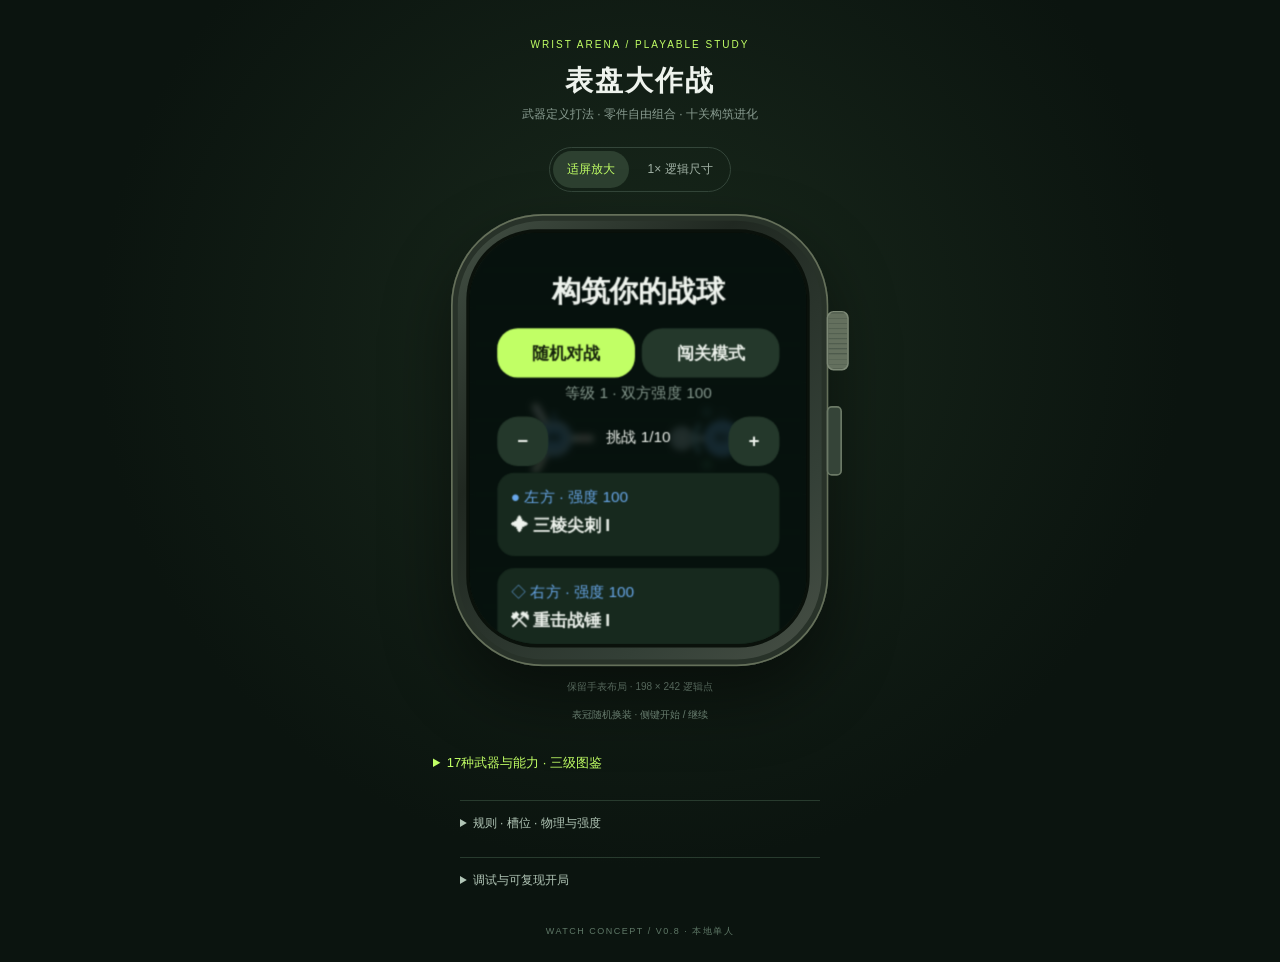
<file: Sources/WristArenaFeature/Resources/index.html>
<!doctype html><html lang="zh-CN"><head><meta charset="UTF-8"><meta name="viewport" content="width=device-width,initial-scale=1,viewport-fit=cover"><meta name="theme-color" content="#0b140f"><title>表盘大作战 · Watch 可玩原型</title><link rel="stylesheet" href="style.css"></head><body><main><header class="page-head"><span class="eyebrow">WRIST ARENA / PLAYABLE STUDY</span><h1>表盘大作战</h1><p>武器定义打法 · 零件自由组合 · 十关构筑进化</p></header><div class="scale-tabs" role="group" aria-label="显示比例"><button id="fit" class="active">适屏放大</button><button id="one">1× 逻辑尺寸</button></div><div id="watch-stage"><div id="watch"><button class="crown" id="crown" aria-label="模拟表冠：备战时滚轮或上下拖动随机双方" title="备战时滚轮 / 上下拖动"></button><button class="side" id="side-key" aria-label="模拟侧键：开始或暂停" title="开始 / 暂停"></button><div id="screen"><div id="view"></div></div></div></div><p class="scale-note" id="scale-note">保留手表布局 · 198 × 242 逻辑点</p><p class="scale-note" id="control-status"></p><p id="storage-note" class="scale-note" role="status"></p><details class="module-library"><summary>17种武器与能力 · 三级图鉴</summary><div id="module-library"></div></details><details class="outside"><summary>规则 · 槽位 · 物理与强度</summary><p>随机对战：选择挑战1–10级，双方按相同预算随机组装，强度100起，每级+18。闯关模式：10关，对手强度同样每关+18；胜利拆取一件对手零件，在工坊安装、替换或合成升级。替换件回仓库，装备与技能可卸下。进入下一关时恢复生命。</p><p>没有固定职业。1武器槽、2装备槽、3技能槽；每个零件I–III级。同类占一个槽，重复零件可升级。防御罩、无敌、冲刺、瞬移、缩小、巨大化、再生自动周期触发；淬毒、吸血、反伤命中生效。等级越高，武器越长、投射物越多、护盾越宽、技能环层数越多。</p><p>物理：质量影响加速度、反弹冲量和转动惯量；伤害由接触点相对速度与有效质量的动能计算。重球难推动，轻球加速快；冲刺增强撞击，巨大化改变半径与质量。实体弧盾和武器共用绘制、碰撞胶囊线段；投射物做扫掠检测。碰撞为亚像素几何近似，并非逐像素透明蒙版或现实精确仿真。</p><p>综合强度 = 基础40 + 武器/装备/技能等级分 + 核心储能 + 已定义组合加成。剩余预算转为核心生命。线性的是强度预算，实际胜率仍受相克、碰撞与随机暴击影响。每场45秒，超时比较生命比例；18%暴击、1.75倍伤害；胜负后保留2.2秒终结演出。</p><p>备战转动右侧表冠可随机换装；侧键开始/暂停；战斗左滑设置、右滑查看构筑。存档在本浏览器。网页按键模拟不代表原生watchOS系统按键权限，实体触觉取决于设备支持。</p></details><details class="outside"><summary>调试与可复现开局</summary><label>随机种子 <input id="seed" type="number" value="42" inputmode="numeric"></label><button id="seed-start">按种子备战</button><label><input type="checkbox" id="debug"> 显示碰撞与计时数据</label><pre id="diagnostic"></pre></details><footer>WATCH CONCEPT / V0.8 · 本地单人</footer></main><script type="module" src="app.js"></script></body></html>
</file>
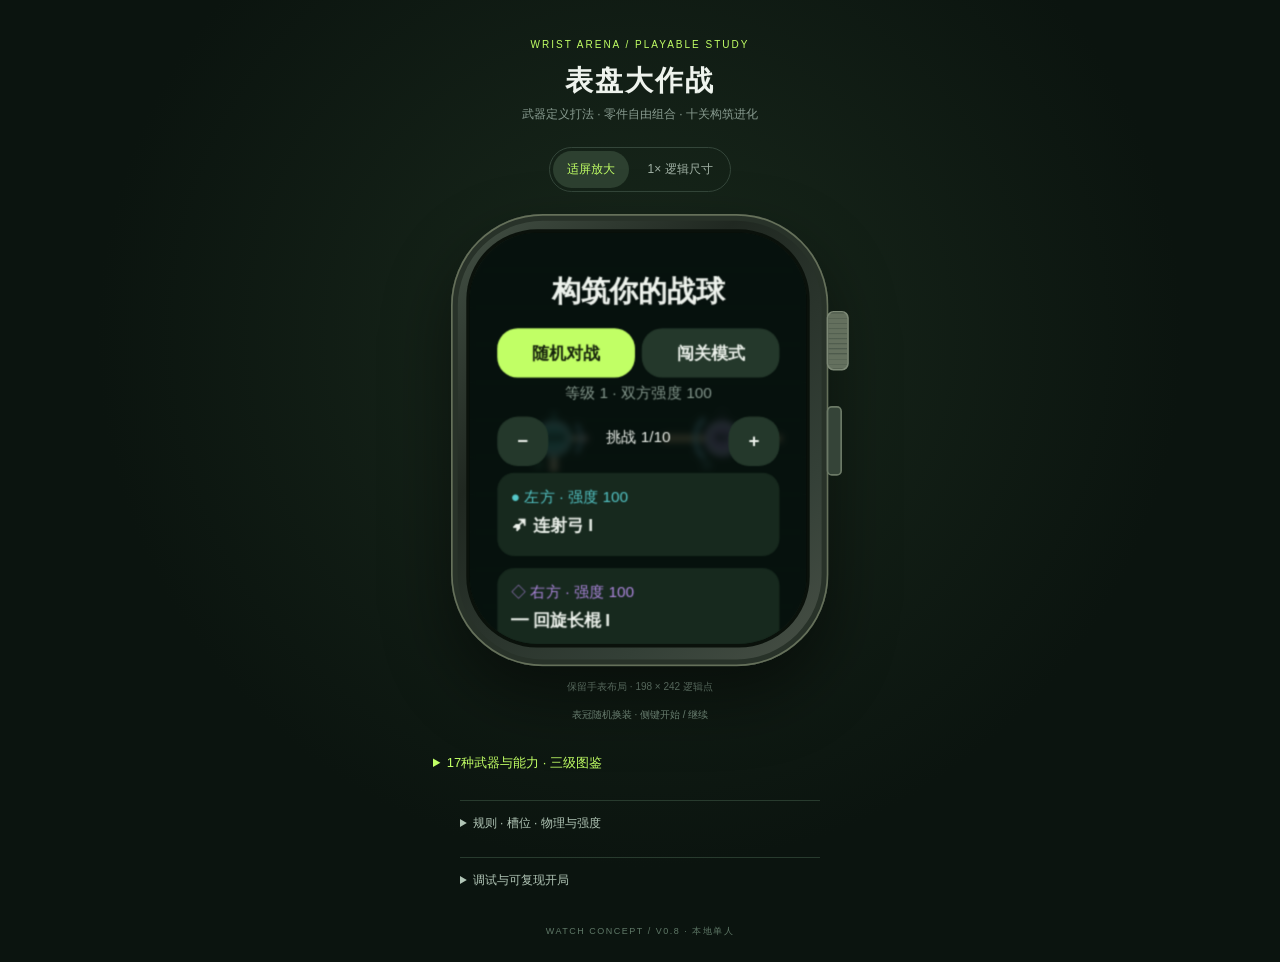
<file: Sources/WristArenaFeature/Resources/Web/native.html>
<!doctype html><html lang="zh-CN"><head><meta charset="UTF-8"><meta name="viewport" content="width=device-width,initial-scale=1,viewport-fit=cover"><meta name="theme-color" content="#0b140f"><title>表盘大作战 · Watch 可玩原型</title><link rel="stylesheet" href="style.css"></head><body><main><header class="page-head"><span class="eyebrow">WRIST ARENA / PLAYABLE STUDY</span><h1>表盘大作战</h1><p>武器定义打法 · 零件自由组合 · 十关构筑进化</p></header><div class="scale-tabs" role="group" aria-label="显示比例"><button id="fit" class="active">适屏放大</button><button id="one">1× 逻辑尺寸</button></div><div id="watch-stage"><div id="watch"><button class="crown" id="crown" aria-label="模拟表冠：备战时滚轮或上下拖动随机双方" title="备战时滚轮 / 上下拖动"></button><button class="side" id="side-key" aria-label="模拟侧键：开始或暂停" title="开始 / 暂停"></button><div id="screen"><div id="view"></div></div></div></div><p class="scale-note" id="scale-note">保留手表布局 · 198 × 242 逻辑点</p><p class="scale-note" id="control-status"></p><p id="storage-note" class="scale-note" role="status"></p><details class="module-library"><summary>17种武器与能力 · 三级图鉴</summary><div id="module-library"></div></details><details class="outside"><summary>规则 · 槽位 · 物理与强度</summary><p>随机对战：选择挑战1–10级，双方按相同预算随机组装，强度100起，每级+18。闯关模式：10关，对手强度同样每关+18；胜利拆取一件对手零件，在工坊安装、替换或合成升级。替换件回仓库，装备与技能可卸下。进入下一关时恢复生命。</p><p>没有固定职业。1武器槽、2装备槽、3技能槽；每个零件I–III级。同类占一个槽，重复零件可升级。防御罩、无敌、冲刺、瞬移、缩小、巨大化、再生自动周期触发；淬毒、吸血、反伤命中生效。等级越高，武器越长、投射物越多、护盾越宽、技能环层数越多。</p><p>物理：质量影响加速度、反弹冲量和转动惯量；伤害由接触点相对速度与有效质量的动能计算。重球难推动，轻球加速快；冲刺增强撞击，巨大化改变半径与质量。实体弧盾和武器共用绘制、碰撞胶囊线段；投射物做扫掠检测。碰撞为亚像素几何近似，并非逐像素透明蒙版或现实精确仿真。</p><p>综合强度 = 基础40 + 武器/装备/技能等级分 + 核心储能 + 已定义组合加成。剩余预算转为核心生命。线性的是强度预算，实际胜率仍受相克、碰撞与随机暴击影响。每场45秒，超时比较生命比例；18%暴击、1.75倍伤害；胜负后保留2.2秒终结演出。</p><p>备战转动右侧表冠可随机换装；侧键开始/暂停；战斗左滑设置、右滑查看构筑。存档在本浏览器。网页按键模拟不代表原生watchOS系统按键权限，实体触觉取决于设备支持。</p></details><details class="outside"><summary>调试与可复现开局</summary><label>随机种子 <input id="seed" type="number" value="42" inputmode="numeric"></label><button id="seed-start">按种子备战</button><label><input type="checkbox" id="debug"> 显示碰撞与计时数据</label><pre id="diagnostic"></pre></details><footer>WATCH CONCEPT / V0.8 · 本地单人</footer></main><script>(()=>{const modules={};
modules['builds.js']=(()=>{
// Serializable loadouts, three-level modules and an explicit linear power budget.
const catalog={
 spike:{name:'三棱尖刺',icon:'✦',category:'近战武器',slot:'weapon',cost:12,mass:.20,desc:['三枚短刃 · 伤害×1','刃长+12% · 伤害×1.2','刃长+24% · 伤害×1.4']},
 staff:{name:'回旋长棍',icon:'━',category:'近战武器',slot:'weapon',cost:12,mass:.32,desc:['双端长棍','棍长+12% · 伤害×1.2','棍长+24% · 伤害×1.4']},
 hammer:{name:'重击战锤',icon:'⚒',category:'近战武器',slot:'weapon',cost:16,mass:.8,desc:['重锤 · 高惯量','锤头增大 · 伤害×1.2','巨锤 · 伤害×1.4']},
 ranger:{name:'连射弓',icon:'➶',category:'远程攻击',slot:'weapon',cost:14,mass:.12,desc:['发射实体箭矢','双箭 · 间隔缩短','三箭 · 间隔再缩短']},
 mage:{name:'奥术法杖',icon:'✧',category:'法术武器',slot:'weapon',cost:16,mass:.15,desc:['奥术弹 · 近距脉冲','双法球 · 强化脉冲','三法球 · 扩大脉冲']},
 shield:{name:'实体弧盾',icon:'◔',category:'护盾装备',slot:'gear',cost:10,mass:.3,desc:['60°实体盾 · 单层盾沿','90°实体盾 · 加厚盾沿','120°实体盾 · 重型盾沿']},
 plate:{name:'重装甲',icon:'⬡',category:'护盾装备',slot:'gear',cost:9,mass:.48,desc:['减伤10% · 生命+12','减伤20% · 生命+24','减伤30% · 生命+36']},
 poison:{name:'淬毒',icon:'☣',category:'附加技能',slot:'skill',cost:9,desc:['每秒1毒伤，持续3秒','每秒2毒伤，持续3秒','每秒3毒伤，持续3秒']},
 barrier:{name:'防御罩',icon:'◎',category:'防护技能',slot:'skill',cost:11,desc:['每8秒获得12吸收盾','每8秒获得24吸收盾','每8秒获得36吸收盾']},
 invincible:{name:'无敌',icon:'✺',category:'防护技能',slot:'skill',cost:12,desc:['每10秒无敌0.5秒','每10秒无敌0.9秒','每10秒无敌1.3秒']},
 dash:{name:'冲刺',icon:'»',category:'身法技能',slot:'skill',cost:8,desc:['每5秒朝对手加速0.3秒','加速0.5秒 · 更高推力','加速0.7秒 · 更高推力']},
 blink:{name:'瞬移',icon:'⌁',category:'身法技能',slot:'skill',cost:10,desc:['每7秒瞬移0.14距离','瞬移0.20距离','瞬移0.26距离']},
 shrink:{name:'缩小',icon:'⊙',category:'身法技能',slot:'skill',cost:9,desc:['每8秒缩至85%，持续2秒','缩至70%，持续2秒','缩至55%，持续2秒']},
 grow:{name:'巨大化',icon:'◉',category:'身法技能',slot:'skill',cost:10,desc:['每8秒增至115%，持续2秒','增至130%，持续2秒','增至145%，持续2秒']},
 heal:{name:'再生',icon:'+',category:'恢复技能',slot:'skill',cost:10,desc:['每6秒回复5生命','每6秒回复10生命','每6秒回复15生命']},
 leech:{name:'吸血',icon:'♥',category:'恢复技能',slot:'skill',cost:10,desc:['回复实际伤害的10%','回复实际伤害的20%','回复实际伤害的30%']},
 reflect:{name:'反伤',icon:'↩',category:'反击技能',slot:'skill',cost:11,desc:['反弹实际伤害的12%','反弹实际伤害的24%','反弹实际伤害的36%']}
};
const tiers=['','I','II','III'];
const levelOf=(a,id)=>[a.loadout?.weapon,...(a.loadout?.gear||[]),...(a.loadout?.skills||[])].find(x=>x?.id===id)?.level||0;
function moduleCost(m){return m?catalog[m.id].cost*m.level:0;}
function strength(a){if(!a.loadout)return 0;const ms=[a.loadout.weapon,...a.loadout.gear,...a.loadout.skills].filter(Boolean);const synergy=(levelOf(a,'leech')&&levelOf(a,'reflect')?4:0)+(levelOf(a,'grow')&&a.weapon==='hammer'?4:0);return Math.round(40+ms.reduce((s,m)=>s+moduleCost(m),0)+(a.loadout.core||0)+synergy);}
function recalc(a,full=false){a.weapon=a.loadout.weapon.id;a.weaponLevel=a.loadout.weapon.level;a.scaleFactor=1;a.radius=.055;a.baseMass=1+catalog[a.weapon].mass*a.weaponLevel+a.loadout.gear.reduce((s,m)=>s+(m?catalog[m.id].mass*m.level:0),0);a.mass=a.baseMass;a.maxHp=80+(a.loadout.core||0)*2+levelOf(a,'plate')*12;a.hp=full?a.maxHp:Math.min(a.hp,a.maxHp);a.power=strength(a);a.modifiers={poison:0,leech:0,speed:0,health:0,power:Math.round((a.weaponLevel-1)*3)};a.armor=null;a.durability=60;a.maxDurability=60;a.disarmedRemaining=0;a.states={};a.timers={};a.barrierHp=0;a.poison={stacks:0,remaining:0,level:0};a.skillCooldown=0;a.slowRemaining=0;a.cooldown=0;a.flash=0;a.fireCooldown=.4;}
function rollLoadout(r,budget,rand){const keys=Object.keys(catalog),weapon=keys.filter(k=>catalog[k].slot==='weapon');const a={weapon:weapon[Math.floor(rand(r)*weapon.length)],loadout:{weapon:null,gear:[null,null],skills:[null,null,null],core:0}};a.loadout.weapon={id:a.weapon,level:1};
 for(let tries=0;tries<60;tries++){const id=keys[Math.floor(rand(r)*keys.length)],def=catalog[id];if(def.slot==='weapon')continue;const arr=def.slot==='gear'?a.loadout.gear:a.loadout.skills;const same=arr.findIndex(m=>m?.id===id),idx=same>=0?same:arr.indexOf(null);if(idx<0||arr[idx]?.level===3)continue;const old=arr[idx];arr[idx]={id,level:(old?.level||0)+1};if(strength(a)>budget)arr[idx]=old;}
 while(a.loadout.weapon.level<3&&strength(a)+catalog[a.weapon].cost<=budget)a.loadout.weapon.level++;
 a.loadout.core=Math.max(0,budget-strength(a));return a.loadout;}
function createRuntime(a){recalc(a,true);}
function moduleText(m){return m?`${catalog[m.id].icon} ${catalog[m.id].name} ${tiers[m.level]}`:'空槽';}
function moduleDesc(m){return m?catalog[m.id].desc[m.level-1]:'';}
function updateSkills(r,a,b,dt,rand,emit){
 const state=a.states;for(const k of Object.keys(state))state[k]=Math.max(0,state[k]-dt);
 const oldScale=a.scaleFactor; a.scaleFactor=(state.shrink>0?1-.15*levelOf(a,'shrink'):1)*(state.grow>0?1+.15*levelOf(a,'grow'):1);a.radius=.055*a.scaleFactor;a.mass=a.baseMass*a.scaleFactor*a.scaleFactor;
 // Size changes are handled by the same capsule solver, including weapon shape scaling.
 for(const m of a.loadout.skills){if(!m||['poison','leech','reflect'].includes(m.id))continue;a.timers[m.id]=(a.timers[m.id]??(1.3+rand(r)*1.3))-dt;if(a.timers[m.id]>0)continue;
 const n=m.level,id=m.id;a.timers[id]={barrier:8,invincible:10,dash:5,blink:7,shrink:8,grow:8,heal:6}[id];
 if(id==='barrier'){a.barrierHp=12*n;state.barrier=4;}
 if(id==='invincible')state.invincible=.1+.4*n;
 if(id==='heal'){a.hp=Math.min(a.maxHp,a.hp+5*n);state.heal=.6;}
 if(id==='dash'){const dx=b.x-a.x,dy=b.y-a.y,d=Math.hypot(dx,dy)||1;a.vx+=dx/d*(.25+.18*n);a.vy+=dy/d*(.25+.18*n);state.dash=.1+.2*n;}
 if(id==='blink'){const angle=rand(r)*Math.PI*2,d=.08+.06*n;a.blinkFrom={x:a.x,y:a.y};a.x=Math.max(.20,Math.min(.8,a.x+Math.cos(angle)*d));a.y=Math.max(.20,Math.min(r.arena.height-.20,a.y+Math.sin(angle)*d));state.blink=.45;}
 if(id==='shrink'||id==='grow')state[id]=2;
 emit(r,{type:'ability',ability:id,source:a.id,target:a.id,damage:0,x:a.x,y:a.y,time:r.totalTime,tick:r.tick});
 }
 if(!state.barrier)a.barrierHp=0;
}
function mitigate(a,damage){if(a.states?.invincible>0)return 0;let out=damage*(1-.1*levelOf(a,'plate'));if(a.barrierHp>0){const block=Math.min(a.barrierHp,out);a.barrierHp-=block;out-=block;}return out;}


return {catalog,tiers,levelOf,moduleCost,strength,recalc,rollLoadout,createRuntime,moduleText,moduleDesc,updateSkills,mitigate};})();
modules['core.js']=(()=>{
const {catalog,levelOf,recalc,rollLoadout,strength,updateSkills,mitigate}=modules['builds.js'];
// Browser prototype rules v1, compound contact physics revision 4. Pure serializable simulation; no DOM or wall-clock reads.
const weapons = {
 spike:{name:'三棱尖刺',base:9,omega:Math.PI*2/3},
 staff:{name:'回旋长棍',base:11,omega:Math.PI*5/6},
 hammer:{name:'重击战锤',base:16,omega:Math.PI*2},
 ranger:{name:'游侠弓',base:6,omega:Math.PI/2,ranged:true},
 mage:{name:'秘法杖',base:8,omega:Math.PI/2,ranged:true}
};
const difficulties={preview:{name:'试玩难度',enemyHp:[45,48,56,65,78],enemyDamage:.88},design:{name:'设计难度',enemyHp:[45,60,75,90,110],enemyDamage:1}};
const FIXED_DT=1/120;
// Per-run geometry is immutable configuration, not shared mutable solver state.
const duelArena=Object.freeze({width:1,height:242/198,corner:.20});
const duelPalettes=Object.freeze([
 {id:'coral',name:'珊瑚红',color:'#ed6576',light:'#ffb5bf',dark:'#9f394b'},
 {id:'lime',name:'青柠绿',color:'#b7d850',light:'#e3f6ae',dark:'#6f8f2a'},
 {id:'aqua',name:'湖水青',color:'#56c9cb',light:'#b0eeee',dark:'#287f87'},
 {id:'gold',name:'暖金黄',color:'#e7b44b',light:'#fbe1a0',dark:'#a57326'},
 {id:'lilac',name:'丁香紫',color:'#b28ae3',light:'#e1c9fa',dark:'#7653a8'},
 {id:'sky',name:'晴空蓝',color:'#6aa9ec',light:'#bddbff',dark:'#3b6fa6'}
].map(Object.freeze));
const emptyModifiers=Object.freeze({poison:0,leech:0,speed:0,health:0,power:0});
const modifiers=(r,a)=>a.loadout?(a.modifiers||emptyModifiers):r.mode==='duel'?(a.modifiers||emptyModifiers):(a===r.p?r.build:emptyModifiers);
const arenaFor=r=>r.arena||rules;

const TAU=Math.PI*2, clamp=(v,a,b)=>Math.max(a,Math.min(b,v));
const rules={width:1,height:.72,radius:.055,cooldown:.35,limit:45,corner:.07,durabilityMax:60,damageWear:.65,recoverySeconds:2.5,skillCooldown:6,skillRadius:.30,skillDamage:12,projectileCap:24};
function random(r){let t=r.rng+=0x6D2B79F5;t=Math.imul(t^t>>>15,t|1);t^=t+Math.imul(t^t>>>7,t|61);r.rng>>>=0;return ((t^t>>>14)>>>0)/4294967296;}
function speedFactor(level){return [1,1.15,1.25][clamp(level,0,2)];}
function entity(id,weapon,hp){return {id,weapon,hp,maxHp:hp,radius:rules.radius,x:0,y:0,vx:0,vy:0,angle:0,angularVelocity:weapons[weapon].omega,spinKick:0,armor:null,poison:{stacks:0,remaining:0,level:0},durability:rules.durabilityMax,maxDurability:rules.durabilityMax,disarmedRemaining:0,fireCooldown:.4,skillCooldown:0,slowRemaining:0,cooldown:0,flash:0};}
function createRun(seed=1,weapon='spike',difficulty='preview'){
 if(!weapons[weapon]) weapon='spike';
 if(!difficulties[difficulty])difficulty='preview';
 const r={version:1,physicsRevision:4,mode:'campaign',arena:{width:1,height:.72,corner:.07},eventSeq:0,projectileSeq:0,projectiles:[],droppedWeapons:[],difficulty,seed:seed>>>0,rng:seed>>>0,phase:'battle',level:1,p:entity('p',weapon,weapon==='hammer'?150:100),e:null,build:{poison:0,leech:0,speed:0,health:0,power:0},choices:[],elapsed:0,totalTime:0,tick:0,accumulator:0,stats:{firstHit:null,hits:0,damage:0,kills:0,timeouts:0,levels:[]},outcome:null,events:[],lastTemplate:null};startLevel(r);return r;
}
// Both seats use independent samples of exactly the same class/color/shield distribution.
// Color is cosmetic. Matching colors/classes and no-shield pairs are intentionally legal.
function createDuel(seed=1){
 const r=createRun(seed);r.mode='duel';r.difficulty='duel';r.arena={...duelArena};r.rng=r.seed;
 const classes=Object.keys(weapons),sample=id=>{
  const weapon=classes[Math.floor(random(r)*classes.length)],palette={...duelPalettes[Math.floor(random(r)*duelPalettes.length)]},shield=random(r)<.35,shieldAngle=random(r)*TAU,angle=random(r)*TAU;
  const a=entity(id,weapon,weapon==='hammer'?150:100);a.palette=palette;a.color=palette.color;a.modifiers={...emptyModifiers};a.angle=angle;
  if(shield)a.armor={angle:shieldAngle,arc:Math.PI/2};
  return a;
 };
 r.p=sample('p');r.e=sample('e');r.build={...emptyModifiers};r.enemyName=weapons[r.e.weapon].name;
 const heading=(random(r)-.5)*.8,slope=(random(r)-.5)*.20;
 for(const [a,sign] of [[r.p,1],[r.e,-1]]){
  a.x=.5-sign*Math.cos(heading)*.27;a.y=r.arena.height/2-sign*Math.sin(heading)*.27;
  a.vx=sign*Math.cos(heading+slope)*.45;a.vy=sign*Math.sin(heading+slope)*.45;
 }
 r.config={mode:'duel',seed:r.seed,arena:{...r.arena},shieldChance:.35,autoSkill:true,fighters:{}};
 for(const a of [r.p,r.e])r.config.fighters[a.id]={weapon:a.weapon,palette:a.palette.id,color:a.color,maxHp:a.maxHp,armor:a.armor?{...a.armor}:null,angle:a.angle,x:a.x,y:a.y,vx:a.vx,vy:a.vy,modifiers:{...a.modifiers}};
 return r;
}
function startLevel(r){
 let template='charge';
 if(r.level===5)template='boss';
 else if(r.level>1){const pool=['charge','staff','armor','ranger'].filter(x=>x!==r.lastTemplate);template=pool[Math.floor(random(r)*pool.length)];}
 r.lastTemplate=template;r.enemyName={charge:'直冲球',staff:'扫棍球',armor:'护甲球',boss:'铁甲重锤',ranger:'游侠弓手'}[template];
 r.e=entity('e',template==='ranger'?'ranger':template==='staff'?'staff':template==='boss'?'hammer':'spike',difficulties[r.difficulty||'design'].enemyHp[r.level-1]);
 if(template==='armor'||template==='boss')r.e.armor={angle:random(r)*TAU,arc:Math.PI/2};
 r.projectiles=[];r.droppedWeapons=[];r.elapsed=0;r.accumulator=0;r.phase='battle';r.choices=[];r.events=[];
 // Opening trajectories intersect; compound weapons can parry before a damaging contact.
 const y=.30+random(r)*.12, slope=(random(r)-.5)*.20;
 for(const [e,sign] of [[r.p,1],[r.e,-1]]){e.x=sign===1?.22:.78;e.y=y+sign*.014;e.angle=(sign===1?0:Math.PI)-weapons[e.weapon].omega*.43+(random(r)-.5)*.2;e.durability=e.maxDurability;e.disarmedRemaining=0;e.fireCooldown=.4;e.skillCooldown=0;e.slowRemaining=0;e.cooldown=0;e.spinDirection=Math.sign(weapons[e.weapon].omega)||1;e.spinKick=0;e.angularVelocity=weapons[e.weapon].omega;e.poison={stacks:0,remaining:0,level:0};const speed=.45*(e===r.p?speedFactor(r.build.speed):template==='staff'?.88:1);e.vx=sign*speed/Math.sqrt(1+slope*slope);e.vy=sign*slope*speed/Math.sqrt(1+slope*slope);}
}
function weaponShapes(e){
 if(e.disarmedRemaining>0)return [];
 const point=(a,d)=>({x:e.x+Math.cos(a)*d,y:e.y+Math.sin(a)*d});
 const segment=(a,d1,d2,radius)=>{const p=point(a,d1*1.2*(e.scaleFactor||1)*(1+.12*((e.weaponLevel||1)-1))),q=point(a,d2*1.2*(e.scaleFactor||1)*(1+.12*((e.weaponLevel||1)-1)));return {x1:p.x,y1:p.y,x2:q.x,y2:q.y,radius:radius*1.2*(e.scaleFactor||1)*(1+.08*((e.weaponLevel||1)-1))};};
 if(e.weapon==='ranger')return [segment(e.angle,-.075,.075,.009),segment(e.angle+Math.PI/2,.035,.075,.012)];
 if(e.weapon==='mage')return [segment(e.angle,.035,.11,.010),segment(e.angle,.11,.11,.021)];
 if(e.weapon==='staff')return [segment(e.angle,-.14,.14,.012)];
 if(e.weapon==='hammer')return [segment(e.angle,.035,.10,.010),segment(e.angle,.10,.10,.032)];
 return [0,TAU/3,TAU*2/3].map(a=>segment(e.angle+a,.045,.090,.012));
}
function damageForSpeed(base,v){return v<.05?0:clamp(Math.round(base*clamp(v/.60,.65,1.8)),4,18);}
function armored(e,angle){if(e.loadout)return false;if(!e.armor)return false;const d=Math.atan2(Math.sin(angle-e.armor.angle),Math.cos(angle-e.armor.angle));return Math.abs(d)<=e.armor.arc/2+1e-10;}
function leechAmount(actual,level){return Math.min(4,actual*([0,.15,.25][level]||0));}
function hit(a,b,power){
 if(a.cooldown>1e-9||a.disarmedRemaining>0||weapons[a.weapon].ranged)return null;let best=null;
 for(const s of weaponShapes(a)){
  const dx=s.x2-s.x1,dy=s.y2-s.y1,l=dx*dx+dy*dy,t=l?clamp(((b.x-s.x1)*dx+(b.y-s.y1)*dy)/l,0,1):0;
  const x=s.x1+t*dx,y=s.y1+t*dy,rx=b.x-x,ry=b.y-y,d=Math.hypot(rx,ry);
  if(d>b.radius+s.radius)continue;
  const nx=d>1e-8?rx/d:1,ny=d>1e-8?ry/d:0,w=angular(a);
  const v=(a.vx-w*(y-a.y)-b.vx)*nx+(a.vy+w*(x-a.x)-b.vy)*ny;
  let damage=a.loadout?impactDamage(a,b,v,weapons[a.weapon].base+power):damageForSpeed(weapons[a.weapon].base+power,v);if(!damage)continue;
  const armor=armored(b,Math.atan2(-ny,-nx));if(armor)damage=Math.max(1,Math.ceil(damage*.25));
  if(!best||damage>best.damage)best={source:a.id,target:b.id,damage,x:b.x-nx*b.radius,y:b.y-ny*b.radius,nx,ny,speed:v,armor,type:'hit'};
 }return best;
}
// Compound rigid body: circle plus attached capsules; internal overlaps are structural.
// Unit mass and shape-dependent inertia; both contact impulses and position corrections
// act on the shared transform. Capsules remain attached under every contact.
const inertia={spike:.00432,staff:.006912,hammer:.012,ranger:.0040,mage:.0050};
const contactTolerance=.00002;
const cross=(x,y,nx,ny)=>x*ny-y*nx;
function parts(e){return [...shieldShapes(e),{x1:e.x,y1:e.y,x2:e.x,y2:e.y,radius:e.radius,kind:'body'},...weaponShapes(e).map(s=>({...s,kind:'weapon'}))];}
function closest(a,b){
 const ux=a.x2-a.x1,uy=a.y2-a.y1,vx=b.x2-b.x1,vy=b.y2-b.y1,wx=a.x1-b.x1,wy=a.y1-b.y1;
 const aa=ux*ux+uy*uy,bb=ux*vx+uy*vy,cc=vx*vx+vy*vy,dd=ux*wx+uy*wy,ee=vx*wx+vy*wy;
 let t=0,u=0;
 if(aa<1e-16)u=cc?clamp(ee/cc,0,1):0;
 else if(cc<1e-16)t=clamp(-dd/aa,0,1);
 else {const den=aa*cc-bb*bb;t=den>1e-16?clamp((bb*ee-cc*dd)/den,0,1):0;u=(bb*t+ee)/cc;if(u<0){u=0;t=clamp(-dd/aa,0,1);}else if(u>1){u=1;t=clamp((bb-dd)/aa,0,1);}}
 return {ax:a.x1+t*ux,ay:a.y1+t*uy,bx:b.x1+u*vx,by:b.y1+u*vy};
}
function contacts(r,margin=0){
 const out=[],a=r.p,b=r.e,arena=arenaFor(r),halfW=arena.width/2,halfH=arena.height/2;
 const near=Math.hypot(a.x-b.x,a.y-b.y)<=extent(a)+extent(b)+margin;
 const wallNear=e=>e.x<extent(e)+arena.corner+margin||e.x>arena.width-extent(e)-arena.corner-margin||e.y<extent(e)+arena.corner+margin||e.y>arena.height-extent(e)-arena.corner-margin;
 const aw=wallNear(a),bw=wallNear(b);if(!near&&!aw&&!bw)return out;
 const ap=near||aw?parts(a):[],bp=near||bw?parts(b):[];
 if(near)for(const sa of ap)for(const sb of bp){const q=closest(sa,sb),dx=q.bx-q.ax,dy=q.by-q.ay,d=Math.hypot(dx,dy),depth=sa.radius+sb.radius-d;if(depth < -margin)continue;
 let nx,ny;if(d>1e-10){nx=dx/d;ny=dy/d;}else{const cd=Math.hypot(b.x-a.x,b.y-a.y)||1;nx=(b.x-a.x)/cd;ny=(b.y-a.y)/cd;if(!nx&&!ny)nx=1;}
 out.push({a,b,nx,ny,x:(q.ax+nx*sa.radius+q.bx-nx*sb.radius)/2,y:(q.ay+ny*sa.radius+q.by-ny*sb.radius)/2,depth,kind:sa.kind+'-'+sb.kind});
 }
 // Signed distance to the rounded rectangle. It is convex, so constraining
 // both segment endpoints to the radius-eroded boundary contains the entire capsule.
 for(const [e,shapes] of [[a,aw?ap:[]],[b,bw?bp:[]]])for(const s of shapes)for(const [x,y] of [[s.x1,s.y1],...(s.x1===s.x2&&s.y1===s.y2?[]:[[s.x2,s.y2]])]){
 const qx=Math.abs(x-halfW)-(halfW-arena.corner),qy=Math.abs(y-halfH)-(halfH-arena.corner),ox=Math.max(qx,0),oy=Math.max(qy,0),len=Math.hypot(ox,oy),sd=len+Math.min(Math.max(qx,qy),0)-arena.corner,depth=sd+s.radius;
 if(depth < -margin)continue;let nx=0,ny=0;if(len>1e-12){nx=ox/len*Math.sign(x-halfW);ny=oy/len*Math.sign(y-halfH);}else if(qx>qy)nx=Math.sign(x-halfW);else ny=Math.sign(y-halfH);
 out.push({a:e,b:null,nx,ny,x:x+nx*s.radius,y:y+ny*s.radius,depth,kind:s.kind+'-wall'});
 }return out;
}
function inspectContacts(r){const cs=contacts(r);return {maxPenetration:Math.max(0,...cs.map(c=>c.depth)),contacts:cs.map(({a,b,...c})=>({...c,a:a.id,b:b?.id||'wall'}))};}
function applyContact(c,j,position=false){
 const {a,b,nx,ny,x,y}=c,ra=cross(x-a.x,y-a.y,nx,ny),rb=b?cross(x-b.x,y-b.y,nx,ny):0;
 if(position){a.x-=nx*j/(a.mass||1);a.y-=ny*j/(a.mass||1);a.angle-=ra*j/bodyInertia(a);if(b){b.x+=nx*j/(b.mass||1);b.y+=ny*j/(b.mass||1);b.angle+=rb*j/bodyInertia(b);}}
 else {a.vx-=nx*j/(a.mass||1);a.vy-=ny*j/(a.mass||1);a.angularVelocity-=ra*j/bodyInertia(a);if(b){b.vx+=nx*j/(b.mass||1);b.vy+=ny*j/(b.mass||1);b.angularVelocity+=rb*j/bodyInertia(b);}}
}
function mass(c){return 1/(c.a.mass||1)+(c.b?1/(c.b.mass||1):0)+cross(c.x-c.a.x,c.y-c.a.y,c.nx,c.ny)**2/bodyInertia(c.a)+(c.b?cross(c.x-c.b.x,c.y-c.b.y,c.nx,c.ny)**2/bodyInertia(c.b):0);}
function closing(c){const {a,b,x,y,nx,ny}=c;return (a.vx-angular(a)*(y-a.y)-(b?b.vx-angular(b)*(y-b.y):0))*nx+(a.vy+angular(a)*(x-a.x)-(b?b.vy+angular(b)*(x-b.x):0))*ny;}
function solve(r,emit=true){
 const cs=contacts(r,.00004).map(c=>({...c,bounce:Math.max(0,closing(c))*.82,impulse:0}));
 for(let k=0;k<12;k++)for(const c of cs){const j=(closing(c)+c.bounce)/mass(c),next=Math.max(0,c.impulse+j);applyContact(c,next-c.impulse);c.impulse=next;}
 // A real weapon impulse may reverse the motor direction until the next clash.
 for(const c of cs)if(c.b&&c.kind==='weapon-weapon'&&c.impulse>1e-6&&c.bounce>.041){for(const q of [c.a,c.b])if(Math.abs(q.angularVelocity)>.8)q.spinDirection=Math.sign(q.angularVelocity);}
 // Cosmetic contact events do not apply additional impulses.
 if(emit&&r.totalTime-(Number.isFinite(r.lastClashTime)?r.lastClashTime:-Infinity)>=.12-1e-10){
  const clash=cs.filter(c=>c.b&&c.kind==='weapon-weapon'&&c.bounce>.05*.82&&c.impulse>1e-6).sort((a,b)=>b.impulse-a.impulse)[0];
  if(clash){r.lastClashTime=r.totalTime;if(r.stats.firstClash==null)r.stats.firstClash=r.totalTime;event(r,{type:'clash',damage:0,armor:true,x:clash.x,y:clash.y,nx:clash.nx,ny:clash.ny,speed:clash.bounce/.82,source:'p',target:'e',time:r.totalTime,tick:r.tick});}
 }
 let residual=0;
 for(let k=0;k<(r.system===8?96:48);k++){const list=contacts(r);residual=Math.max(0,...list.map(c=>c.depth));if(residual<=contactTolerance)break;for(const c of list)if(c.depth>contactTolerance)applyContact(c,Math.min(.01,(c.depth-contactTolerance*.5)*.65)/mass(c),true);}
 // Deeply interlocked imported/edited states may have crossed capsule centerlines,
 // where local normals cannot find an escape. Deterministic radial de-interlocking
 // is a positional recovery (not simulated impact); expose its use to callers.
 if(residual>(r.system===8?contactTolerance*2:.002)){
  r.physicsRecoveries=(r.physicsRecoveries||0)+1;
  for(let k=0;k<160;k++){
   const list=contacts(r),pair=list.filter(c=>c.b),wall=list.filter(c=>!c.b);
   if(Math.max(0,...list.map(c=>c.depth))<=contactTolerance*2)break;
   if(pair.some(c=>c.depth>contactTolerance)){const dx=r.e.x-r.p.x,dy=r.e.y-r.p.y,d=Math.hypot(dx,dy)||1,nx=dx/d||(!dy?1:0),ny=dy/d;
    r.p.x-=nx*.002;r.p.y-=ny*.002;r.e.x+=nx*.002;r.e.y+=ny*.002;}
   for(const c of wall)if(c.depth>contactTolerance)applyContact(c,(c.depth-contactTolerance)*.8/mass(c),true);
  }
 }
 r.physicsMaxPenetration=inspectContacts(r).maxPenetration;
 // Residual is observable, never silently claimed to be an exact nonpenetration guarantee.
 r.physicsSolverWarning=r.physicsMaxPenetration>contactTolerance*2;
}
function complete(r,win,reason,draw=false){if(r.system===8){finishBuild(r,win,reason,draw);return;}
 if(r.mode==='duel'){
  const tied=draw||reason==='mutual';r.stats.levels.push({level:1,time:r.elapsed,reason,win:win&&!tied});
  if(reason==='timeout')r.stats.timeouts++;if(win&&!tied)r.stats.kills++;
  r.phase='result';r.choices=[];r.winner=tied?null:win?'p':'e';r.outcome=reason==='mutual'?'mutual':tied?'draw':win?'victory':'defeat';r.reason=reason;return;
 }
r.stats.levels.push({level:r.level,time:r.elapsed,reason,win});if(reason==='timeout')r.stats.timeouts++;if(win){r.stats.kills++;if(r.level<5){r.p.hp=Math.min(r.p.maxHp,r.p.hp+r.p.maxHp*.15);r.phase='upgrade';r.choices=choices(r);return;}}r.phase='result';r.outcome=win?'victory':reason==='mutual'?'mutual':'defeat';r.reason=reason;}
const caps={poison:2,leech:2,speed:2,health:2,power:3};
function choices(r){const list=Object.keys(caps).filter(k=>r.build[k]<caps[k]);for(let i=list.length-1;i>0;i--){const j=Math.floor(random(r)*(i+1));[list[i],list[j]]=[list[j],list[i]];}return list.slice(0,3);}
function upgradeDescription(id,runOrLevel=0){const level=typeof runOrLevel==='object'?runOrLevel.build[id]:runOrLevel;const titles={poison:'淬毒',leech:'汲取',speed:'疾速',health:'生命强化',power:'锋刃强化'};const descriptions={poison:level?'每层毒伤提升至 3 / 秒':'命中附毒：每层 2 / 秒，最多 3 层',leech:level?'回复实际伤害的 25%，每击上限 4':'回复实际伤害的 15%，每击上限 4',speed:level?'移动速度总提升至 25%':'移动速度提升 15%',health:'最大生命 +15，立即回复 15',power:'武器基础伤害 +1'};return {id,name:titles[id],title:titles[id],description:descriptions[id],text:descriptions[id],level:level+1};}
function chooseUpgrade(r,id){if(r.phase!=='upgrade'||!r.choices.includes(id)||r.build[id]>=caps[id])return false;r.build[id]++;if(id==='health'){r.p.maxHp+=15;r.p.hp=Math.min(r.p.maxHp,r.p.hp+15);}r.level++;startLevel(r);return true;}
// Adaptive sampling uses the drawn capsules, with <= .0015 relative tip travel
// at the supported capped linear/angular speeds. This is substepping, not exact CCD.
const tipRadius={spike:.1224,staff:.1824,hammer:.1584,ranger:.1008,mage:.1572};
function angular(e){return Number.isFinite(e.angularVelocity)?e.angularVelocity:weapons[e.weapon].omega+(e.spinKick||0);}
function event(r,e){r.events.push({...e,id:++r.eventSeq});}
function capMotion(r){for(const q of [r.p,r.e]){q.angularVelocity=clamp(angular(q),-24,24);q.spinKick=q.angularVelocity-weapons[q.weapon].omega;const max=q.loadout?(q.states?.dash>0?1.6:1.15):.90*(speedFactor(modifiers(r,q).speed)),v=Math.hypot(q.vx,q.vy);if(v>max){q.vx*=max/v;q.vy*=max/v;}}}

function tick(r,dt){
 r.tick++;capMotion(r);
 const travel=(Math.hypot(r.p.vx-r.e.vx,r.p.vy-r.e.vy)+Math.abs(angular(r.p))*extent(r.p)+Math.abs(angular(r.e))*extent(r.e))*dt;
 const count=clamp(Math.ceil(travel/.0015),1,64);
 for(let i=0;i<count&&r.phase==='battle';i++)microstep(r,dt/count);
}
function microstep(r,dt){
 r.elapsed+=dt;r.totalTime+=dt;
 r.events=r.events.filter(e=>r.totalTime-e.time<.65);
 const p=r.p,e=r.e;
 const previous={p:{x:p.x,y:p.y},e:{x:e.x,y:e.y}};
 for(const a of [p,e]){if(r.system===8)updateSkills(r,a,a===p?e:p,dt,random,event);a.fireCooldown=Math.max(0,a.fireCooldown-dt);a.skillCooldown=Math.max(0,a.skillCooldown-dt);a.slowRemaining=Math.max(0,a.slowRemaining-dt);
  if(a.disarmedRemaining>0){a.disarmedRemaining=Math.max(0,a.disarmedRemaining-dt);if(!a.disarmedRemaining){a.durability=a.maxDurability;r.droppedWeapons=r.droppedWeapons.filter(w=>w.owner!==a.id);event(r,{type:'recover',source:a.id,target:a.id,x:a.x,y:a.y,nx:0,ny:0,speed:0,damage:0,time:r.totalTime,tick:r.tick});}}
  a.cooldown=Math.max(0,a.cooldown-dt);a.flash=Math.max(0,a.flash-dt);a.spinDirection=a.spinDirection||Math.sign(weapons[a.weapon].omega)||1;a.angularVelocity=angular(a)+clamp(Math.abs(weapons[a.weapon].omega)*a.spinDirection-angular(a),-8*dt,8*dt);a.angle=(a.angle+angular(a)*dt)%TAU;if(a.armor)a.armor.angle=(a.armor.angle+.42*dt)%TAU;
  // Gentle symmetric pursuit keeps this compact preview active, with elastic wall/body bounces retained.
  const b=a===p?e:p,dx=r.mode==='duel'?previous[b.id].x-previous[a.id].x:b.x-a.x,dy=r.mode==='duel'?previous[b.id].y-previous[a.id].y:b.y-a.y,d=Math.hypot(dx,dy)||1;
  const accel=a.loadout?.35/(a.mass||1):.22;a.vx+=dx/d*accel*dt;a.vy+=dy/d*accel*dt;
  const factor=speedFactor(modifiers(r,a).speed),target=(a.loadout?.48/Math.sqrt(a.mass||1):.45)*factor*(a.slowRemaining>0?.55:1)*(r.mode!=='duel'&&a.weapon==='staff'&&a===e?.88:1),speed=Math.hypot(a.vx,a.vy);
  if(speed<.001){a.vx=r.mode==='duel'?dx/d*target:target;a.vy=r.mode==='duel'?dy/d*target:0;}else{const norm=clamp(speed+(target-speed)*dt*(a.states?.dash>0?.1:1.2),0,.90*factor)/speed;a.vx*=norm;a.vy*=norm;}
  a.x+=a.vx*dt;a.y+=a.vy*dt;
 }
 const attacks=[hit(p,e,modifiers(r,p).power),hit(e,p,modifiers(r,e).power),...advanceProjectiles(r,dt,previous),...autoSkills(r),...(r.system===8?bodyAttacks(r):[])].filter(Boolean);
 for(const h of attacks)if(r.system!==8&&r.mode!=='duel'&&h.source==='e'&&r.level>1)h.damage=Math.max(1,Math.round(h.damage*difficulties[r.difficulty||'design'].enemyDamage));
 // Snapshot damage and healing first; traversal order never cancels a valid same-tick attack.
 const old={p:p.hp,e:e.hp},loss={p:0,e:0},heal={p:0,e:0};
 for(const h of attacks){if(['hit','projectile'].includes(h.type)&&!h.armor&&h.damage>0){h.critical=random(r)<.18;if(h.critical)h.damage=Math.round(h.damage*1.75);}const a=h.source==='p'?p:e,b=h.target==='p'?p:e;const actual=Math.min(Math.max(0,old[h.target]-loss[h.target]),r.system===8?mitigate(b,h.damage):h.damage);loss[h.target]+=actual;if(h.type==='hit')a.cooldown=a.weapon==='hammer'?.22:rules.cooldown;b.flash=.16;wear(r,b,actual);
  const build=modifiers(r,a);heal[a.id]+=r.system===8?actual*.1*levelOf(a,'leech'):leechAmount(actual,build.leech);if(r.system===8){if(actual>0&&levelOf(a,'poison')){b.poison.stacks=1;b.poison.remaining=3;b.poison.level=levelOf(a,'poison');}const reflected=Math.min(Math.max(0,old[a.id]-loss[a.id]),mitigate(a,actual*.12*levelOf(b,'reflect')));if(reflected>0){loss[a.id]+=reflected;event(r,{type:'reflect',source:b.id,target:a.id,damage:reflected,x:a.x,y:a.y,time:r.totalTime,tick:r.tick});}}if(h.source==='p')r.stats.damage+=actual;if(build.poison&&actual>0){b.poison.stacks=Math.min(3,b.poison.stacks+1);b.poison.remaining=3;b.poison.level=build.poison;}if(h.type==='skill'&&actual>0)b.slowRemaining=2;
  r.stats.hits++;if(r.stats.firstHit===null)r.stats.firstHit=r.totalTime;event(r,{...h,damage:actual,time:r.totalTime,tick:r.tick});
 }
 // Poison uses shared whole-second boundaries. Refresh never adds an immediate bonus tick.
 const poisonTick=Math.floor(r.elapsed+1e-9)>Math.floor(r.elapsed-dt+1e-9);
 for(const a of [p,e]){if(a.poison.remaining>0){if(poisonTick){const amount=Math.min(Math.max(0,old[a.id]-loss[a.id]),r.system===8?mitigate(a,a.poison.level):a.poison.stacks*(a.poison.level===2?3:2));loss[a.id]+=amount;event(r,{type:'poison',target:a.id,damage:amount,x:a.x,y:a.y,time:r.totalTime,tick:r.tick});if(a===e)r.stats.damage+=amount;}a.poison.remaining=Math.max(0,a.poison.remaining-dt);if(!a.poison.remaining)a.poison.stacks=0;}}
 for(const a of [p,e])a.hp=old[a.id]-loss[a.id]<=0?0:clamp(old[a.id]-loss[a.id]+heal[a.id],0,a.maxHp);
 solve(r);capMotion(r);
 if(p.hp<=0||e.hp<=0)complete(r,p.hp>0&&e.hp<=0,p.hp<=0&&e.hp<=0?'mutual':'ko');
 else if(r.elapsed>=rules.limit-1e-8){const gap=p.hp/p.maxHp-e.hp/e.maxHp,tied=r.mode==='duel'&&Math.abs(gap)<=1e-9;complete(r,gap>0,'timeout',tied);}
}
function step(r,dt=FIXED_DT){if(r.phase!=='battle'||r.paused)return r;if(!Number.isFinite(dt)||dt<=0)return r;// Additive migration keeps existing version-1 saves usable and never reuses an id.
 if(r.physicsRevision!==4){r.physicsRevision=4;r.projectiles=[];r.projectileSeq=0;r.droppedWeapons=[];if(r.p.weapon==='hammer'){const bonus=Math.max(0,150+15*r.build.health-r.p.maxHp);r.p.maxHp+=bonus;r.p.hp+=bonus;}r.eventSeq=Math.max(r.eventSeq||0,...r.events.map(e=>e.id||0));r.events=r.events.filter(e=>Number.isInteger(e.id)&&e.id>0);for(const e of [r.p,r.e]){e.maxDurability=rules.durabilityMax;e.durability=rules.durabilityMax;e.disarmedRemaining=0;e.fireCooldown=.4;e.skillCooldown=0;e.slowRemaining=0;e.spinKick=e.spinKick||0;e.angularVelocity=weapons[e.weapon].omega+e.spinKick;}capMotion(r);solve(r,false);capMotion(r);}
 r.accumulator+=Math.min(dt,.25);while(r.accumulator>=FIXED_DT-1e-10&&r.phase==='battle'){r.accumulator=Math.max(0,r.accumulator-FIXED_DT);tick(r,FIXED_DT);}if(r.accumulator<1e-10)r.accumulator=0;return r;}

// Durability is damage absorption wear, never a weapon-contact counter.
function wear(r,b,actual){
 if(actual<=0||b.disarmedRemaining>0)return;
 b.durability=Math.max(0,b.durability-actual*rules.damageWear);
 if(b.durability>0)return;
 b.disarmedRemaining=rules.recoverySeconds;
 r.droppedWeapons.push({id:++r.projectileSeq,owner:b.id,weapon:b.weapon,x:b.x,y:b.y,angle:b.angle,remaining:rules.recoverySeconds});
 event(r,{type:'disarm',source:b.id,target:b.id,x:b.x,y:b.y,nx:0,ny:0,speed:0,damage:0,time:r.totalTime,tick:r.tick});
}
function wallDistance(r,x,y){const arena=arenaFor(r),qx=Math.abs(x-arena.width/2)-(arena.width/2-arena.corner),qy=Math.abs(y-arena.height/2)-(arena.height/2-arena.corner);return Math.hypot(Math.max(qx,0),Math.max(qy,0))+Math.min(Math.max(qx,qy),0)-arena.corner;}
function circleSweep(x,y,dx,dy,radius){
 const c=x*x+y*y-radius*radius;if(c<=0)return 0;
 const a=dx*dx+dy*dy,b=2*(x*dx+y*dy),disc=b*b-4*a*c;
 if(a<1e-18||disc<0)return Infinity;
 const t=(-b-Math.sqrt(disc))/(2*a);return t>=0&&t<=1?t:Infinity;
}
function advanceProjectiles(r,dt,previous){
 const attacks=[];
 for(const a of [r.p,r.e]){
  if(!weapons[a.weapon].ranged||a.disarmedRemaining>0||a.fireCooldown>0||r.projectiles.length>=rules.projectileCap)continue;
  const b=a===r.p?r.e:r.p,dx=b.x-a.x,dy=b.y-a.y,d=Math.hypot(dx,dy)||1,speed=a.weapon==='ranger'?.85:.85;
  a.fireCooldown=(a.weapon==='ranger'?1.4:1.15)/(1+.18*((a.weaponLevel||1)-1));
  for(let shot=0;shot<(a.loadout?a.weaponLevel:1)&&r.projectiles.length<rules.projectileCap;shot++){const spread=(shot-((a.loadout?a.weaponLevel:1)-1)/2)*.12,heading=Math.atan2(dy,dx)+spread;r.projectiles.push({id:++r.projectileSeq,source:a.id,target:b.id,kind:a.weapon==='ranger'?'arrow':'orb',x:a.x,y:a.y,vx:Math.cos(heading)*speed,vy:Math.sin(heading)*speed,radius:a.weapon==='ranger'?.008:.014,remaining:2,damage:weapons[a.weapon].base+modifiers(r,a).power});}
 }
 r.projectiles=r.projectiles.filter(q=>{
  const b=q.target==='p'?r.p:r.e,old=previous[b.id],dx=q.vx*dt,dy=q.vy*dt;
  let body=circleSweep(q.x-old.x,q.y-old.y,dx-(b.x-old.x),dy-(b.y-old.y),b.radius+q.radius);
  let shield=Infinity;if(r.system===8){for(const sh of shieldShapes(b)){const pt={x1:q.x,y1:q.y,x2:q.x+dx,y2:q.y+dy};const close=closest(pt,sh);if(Math.hypot(close.ax-close.bx,close.ay-close.by)<=q.radius+sh.radius){shield=0;break;}}}if(shield<=body&&shield<=1){event(r,{type:'clash',armor:true,source:q.source,target:b.id,damage:0,x:q.x,y:q.y,time:r.totalTime,tick:r.tick});return false;}let wall=Infinity;
  if(wallDistance(r,q.x,q.y)+q.radius>=0)wall=0;
  else if(wallDistance(r,q.x+dx,q.y+dy)+q.radius>=0){let lo=0,hi=1;for(let k=0;k<24;k++){const mid=(lo+hi)/2;if(wallDistance(r,q.x+dx*mid,q.y+dy*mid)+q.radius>=0)hi=mid;else lo=mid;}wall=hi;}
  const lifetime=q.remaining/dt,t=Math.min(body,wall,lifetime,1);
  q.x+=dx*t;q.y+=dy*t;q.remaining-=dt;
  if(body<=wall&&body<=lifetime&&body<=1){
   const bx=old.x+(b.x-old.x)*body,by=old.y+(b.y-old.y)*body,len=Math.hypot(bx-q.x,by-q.y),speed=Math.hypot(q.vx,q.vy)||1,nx=len?(bx-q.x)/len:q.vx/speed,ny=len?(by-q.y)/len:q.vy/speed;
   const armor=armored(b,Math.atan2(-ny,-nx));
   attacks.push({type:'projectile',projectileId:q.id,source:q.source,target:q.target,x:q.x,y:q.y,nx,ny,speed:Math.hypot(q.vx,q.vy),damage:armor?Math.max(1,Math.ceil(q.damage*.25)):q.damage,armor});return false;
  }
  return wall>1&&q.remaining>0;
 });
 for(const w of r.droppedWeapons)w.remaining=Math.max(0,w.remaining-dt);
 return attacks;
}
// Collect both skills before damage is resolved, so lethal spells can trade fairly.
// Duel skills trigger automatically only when an opponent enters their real radius.
function autoSkills(r){
 if(r.mode!=='duel'&&r.system!==8)return [];
 const attacks=[];
 for(const a of [r.p,r.e]){
  if(a.weapon!=='mage'||a.disarmedRemaining>0||a.skillCooldown>1e-9)continue;
  const b=a===r.p?r.e:r.p,dx=b.x-a.x,dy=b.y-a.y,d=Math.hypot(dx,dy);
  const range=rules.skillRadius+.04*((a.weaponLevel||1)-1);if(d>range+b.radius)continue;
  a.skillCooldown=rules.skillCooldown;
  attacks.push({type:'skill',source:a.id,target:b.id,x:a.x,y:a.y,nx:d?dx/d:1,ny:d?dy/d:0,speed:0,damage:rules.skillDamage+modifiers(r,a).power,radius:range});
 }
 return attacks;
}
function castSkill(r){
 if(r.mode==='duel')return false;

 if(r.phase!=='battle'||r.paused||r.p.weapon!=='mage'||r.p.disarmedRemaining>0||r.p.skillCooldown>1e-9)return false;
 const a=r.p,b=r.e,dx=b.x-a.x,dy=b.y-a.y,d=Math.hypot(dx,dy),nx=d?dx/d:1,ny=d?dy/d:0;
 a.skillCooldown=rules.skillCooldown;
 const actual=d<=rules.skillRadius+b.radius?Math.min(b.hp,rules.skillDamage+r.build.power):0;
 if(actual>0){b.hp-=actual;b.flash=.16;b.slowRemaining=2;wear(r,b,actual);r.stats.damage+=actual;r.stats.hits++;if(r.stats.firstHit===null)r.stats.firstHit=r.totalTime;a.hp=Math.min(a.maxHp,a.hp+leechAmount(actual,r.build.leech));if(r.build.poison){b.poison.stacks=Math.min(3,b.poison.stacks+1);b.poison.remaining=3;b.poison.level=r.build.poison;}}
 event(r,{type:'skill',source:'p',target:'e',x:a.x,y:a.y,nx,ny,speed:0,damage:actual,radius:rules.skillRadius,time:r.totalTime,tick:r.tick});
 if(b.hp<=0)complete(r,true,'ko');
 return true;
}

// V8 uses the same visible capsules for rendering and collision, including shield arcs.
function bodyInertia(a){return inertia[a.weapon]*(a.mass||1)*(a.scaleFactor||1)**2;}
function extent(a){return Math.max(a.radius,tipRadius[a.weapon]*(a.scaleFactor||1)*(1+.13*((a.weaponLevel||1)-1)),a.loadout?(.086*(a.scaleFactor||1)):0);}
function shieldShapes(a){const n=levelOf(a,'shield');if(!n)return [];const radius=.080*(a.scaleFactor||1),arc=(30+30*n)*Math.PI/180,start=a.angle-arc/2,out=[];for(let i=0;i<n+3;i++){const t=start+arc*i/(n+3),u=start+arc*(i+1)/(n+3);out.push({x1:a.x+Math.cos(t)*radius,y1:a.y+Math.sin(t)*radius,x2:a.x+Math.cos(u)*radius,y2:a.y+Math.sin(u)*radius,radius:.004+.001*n,kind:'shield'});}return out;}
function impactDamage(a,b,v,base=0){if(v<.08)return 0;const reduced=(a.mass||1)*(b.mass||1)/((a.mass||1)+(b.mass||1)),energy=.5*reduced*v*v;return Math.min(42,Math.max(1,base*.40+energy*30));}
function bodyAttacks(r){const a=r.p,b=r.e,dx=b.x-a.x,dy=b.y-a.y,d=Math.hypot(dx,dy)||1;if(d>a.radius+b.radius+.00002||r.totalTime-(r.lastBodyImpact??-1)<.35)return [];const nx=dx/d,ny=dy/d,v=(a.vx-b.vx)*nx+(a.vy-b.vy)*ny;if(v<.16)return [];r.lastBodyImpact=r.totalTime;const sum=a.mass+b.mass;return [[a,b,a.mass/sum],[b,a,b.mass/sum]].map(([src,dst,ratio])=>({type:'impact',source:src.id,target:dst.id,x:dst.x,y:dst.y,nx,ny,speed:v,damage:impactDamage(src,dst,v)*ratio*1.5}));}
function createGame(seed=1,mode='duel',tier=1){const r=createDuel(seed);r.system=8;r.mode=mode==='campaign'?'campaign':'duel';r.level=1;r.tier=Math.max(1,Math.min(10,Math.round(tier)));r.inventory=[];r.loot=[];r.initialBudget=100;r.campaignLimit=10;setupBuildRound(r,true);return r;}
function setupBuildRound(r,first=false){const budget=r.mode==='campaign'?100+(r.level-1)*18:100+(r.tier-1)*18;r.targetPower=budget;
 for(const [a,sign] of [[r.p,1],[r.e,-1]]){if(first||a===r.e)a.loadout=rollLoadout(r,budget,random);recalc(a,true);a.x=sign===1?.25:.75;a.y=r.arena.height/2;a.angle=sign===1?0:Math.PI;a.angularVelocity=weapons[a.weapon].omega;a.spinDirection=1;a.vx=sign*.4;a.vy=(random(r)-.5)*.1;}
 r.phase='battle';r.outcome=null;r.winner=null;r.reason=null;r.elapsed=0;r.accumulator=0;r.projectiles=[];r.events=[];r.droppedWeapons=[];r.lastBodyImpact=-1;r.lastClashTime=-1;r.choices=[];
}
function finishBuild(r,win,reason,draw){const tied=draw||reason==='mutual';r.stats.levels.push({level:r.level,time:r.elapsed,reason,win:win&&!tied});r.winner=tied?null:win?'p':'e';r.outcome=tied?'draw':win?'victory':'defeat';r.reason=reason;if(win&&!tied)r.stats.kills++;if(reason==='timeout')r.stats.timeouts++;
 if(r.mode==='campaign'&&win&&!tied){r.phase='loot';r.loot=[r.e.loadout.weapon,...r.e.loadout.gear,...r.e.loadout.skills].filter(Boolean).map(m=>({...m}));}else r.phase='result';}
function takeLoot(r,index){if(r.phase!=='loot'||!r.loot[index])return false;const item={...r.loot[index]};r.inventory.push(item);r.loot=[];r.phase='workshop';return item;}
function installModule(r,inventoryIndex,slot,index=0){if(!['workshop','ready'].includes(r.phase))return false;const item=r.inventory[inventoryIndex];if(!item||catalog[item.id].slot!==slot)return false;const arr=slot==='weapon'?[r.p.loadout.weapon]:slot==='gear'?r.p.loadout.gear:r.p.loadout.skills;if(index<0||index>=arr.length)return false;const same=arr.findIndex(m=>m?.id===item.id);if(same>=0&&same!==index)return false;const old=arr[index];if(old?.id===item.id&&old.level>=3)return false;r.inventory.splice(inventoryIndex,1);const next=old?.id===item.id?{id:item.id,level:Math.min(3,Math.max(old.level,item.level)+1)}:{...item};if(old&&old.id!==item.id)r.inventory.push(old);if(slot==='weapon')r.p.loadout.weapon=next;else arr[index]=next;recalc(r.p,true);return true;}
function unequipModule(r,slot,index){if(!['workshop','ready'].includes(r.phase)||!['gear','skill'].includes(slot))return false;const arr=slot==='gear'?r.p.loadout.gear:r.p.loadout.skills;if(!arr[index])return false;r.inventory.push(arr[index]);arr[index]=null;recalc(r.p,true);return true;}
function nextRound(r){if(r.phase!=='workshop')return false;if(r.level>=r.campaignLimit){r.phase='result';r.outcome='victory';return true;}r.level++;setupBuildRound(r);return true;}


return {weapons,difficulties,FIXED_DT,duelArena,duelPalettes,rules,speedFactor,createRun,createDuel,weaponShapes,damageForSpeed,armored,leechAmount,contactTolerance,inspectContacts,upgradeDescription,chooseUpgrade,step,castSkill,shieldShapes,impactDamage,createGame,takeLoot,installModule,unequipModule,nextRound};})();
modules['effects.js']=(()=>{
// Visual-only, deterministic bounded particle simulation. Never deals damage.
const FX_CONFIG={capacity:160,life:.65,gravity:.75,drag:2.2,bounce:.38,heavyDamage:12,hitStop:0,cinematicDuration:.38,cinematicFactor:.28,cinematicCooldown:1.2,maxShake:2.2,splatCapacity:48,splatLife:2.6};
const colors={blood:['#ff9292','#ffb0a4','#ff969e','#d4ff91','#e5ffb4','#ceff83','#e7858d','#b9e879','#ff6b6b','#ed454e','#a82938'],spark:['#f6ffe3','#b5ddff','#7aaeff'],poison:['#c8a0ff','#9562cd'],magic:['#71d9ff','#a897ff','#d4a6ff']};
const legacyArena={width:1,height:.72,corner:.07};
const clamp=(v,min,max)=>Math.max(min,Math.min(max,v));
function validArena(a){return a&&Number.isFinite(a.width)&&a.width>0&&Number.isFinite(a.height)&&a.height>0&&(a.corner===undefined||Number.isFinite(a.corner)&&a.corner>=0&&a.corner<=Math.min(a.width,a.height)/2);}
function arenaFor(run){const a=validArena(run?.arena)?run.arena:legacyArena;return {width:a.width,height:a.height,corner:a.corner??Math.min(legacyArena.corner,a.width/2,a.height/2)};}
function bloodPalette(run,target){
 let hex=run?.[target]?.color;
 if(typeof hex!=='string'||!/^#(?:[\da-f]{3}|[\da-f]{6})$/i.test(hex))return target==='p'?colors.blood.slice(0,3):colors.blood.slice(3,6);
 hex=hex.slice(1);if(hex.length===3)hex=[...hex].map(x=>x+x).join('');
 const rgb=[0,2,4].map(i=>parseInt(hex.slice(i,i+2),16));
 // Tint toward white without consuming RNG or losing the victim's randomized hue.
 return [.16,.22,.28].map(amount=>'#'+rgb.map(v=>Math.round(v+(255-v)*amount).toString(16).padStart(2,'0')).join(''));
}
function validColor(kind,color){return kind==='blood'?typeof color==='string'&&/^#[\da-f]{6}$/i.test(color):Object.hasOwn(colors,kind)&&colors[kind].includes(color);}
function contain(p,arena,bounce=true){
 const radius=Math.min(p.radius*(p.kind==='poison'?2:1),arena.width/2,arena.height/2);
 for(const [key,velocity,max]of[['x','vx',arena.width],['y','vy',arena.height]]){
  if(p[key]<radius){p[key]=radius;if(bounce&&p[velocity]<0)p[velocity]=-p[velocity]*FX_CONFIG.bounce;}
  if(p[key]>max-radius){p[key]=max-radius;if(bounce&&p[velocity]>0)p[velocity]=-p[velocity]*FX_CONFIG.bounce;}
 }
 const corner=arena.corner,arc=corner-radius;if(arc<=0)return;
 const cx=clamp(p.x,corner,arena.width-corner),cy=clamp(p.y,corner,arena.height-corner),dx=p.x-cx,dy=p.y-cy,d=Math.hypot(dx,dy);
 if(d>arc){const nx=dx/d,ny=dy/d;p.x=cx+nx*arc;p.y=cy+ny*arc;const speed=p.vx*nx+p.vy*ny;if(bounce&&speed>0){p.vx-=(1+FX_CONFIG.bounce)*speed*nx;p.vy-=(1+FX_CONFIG.bounce)*speed*ny;}}
}
class ParticleFX{
 constructor(){this.pool=Array.from({length:FX_CONFIG.capacity},()=>({active:false}));this.splats=Array.from({length:FX_CONFIG.splatCapacity},()=>({active:false}));this.reset();}
 reset(run){this.arena=arenaFor(run);this.time=0;this.cursor=run?.eventSeq||0;this.shake=0;this.stop=0;this.spawned=0;this.shakePower=1;this.lastHeavy=-FX_CONFIG.cinematicCooldown;this.rng=1;this.cinematicRemaining=0;this.cinematicDuration=FX_CONFIG.cinematicDuration;this.cinematicFactor=FX_CONFIG.cinematicFactor;this.focusX=this.arena.width/2;this.focusY=this.arena.height/2;for(const s of this.splats)s.active=false;for(const p of this.pool)p.active=false;}
 random(){let x=this.rng|0;x^=x<<13;x^=x>>>17;x^=x<<5;this.rng=x;return (x>>>0)/4294967296;}
 consume(run,reduced=false){this.arena=arenaFor(run);let heavy=false;for(const ev of run.events||[]){const id=ev.id??ev.tick*4+(ev.source==='p'?1:2)+(ev.type==='poison'?1:0);if(id<=this.cursor)continue;this.cursor=id;this.rng=((run.seed^Math.imul(id,2654435761))>>>0)||1;
 if(!Number.isFinite(ev.x)||!Number.isFinite(ev.y))continue;const damage=Number.isFinite(ev.damage)?Math.max(0,ev.damage):0;const targetBody=ev.target==='p'||ev.target==='e';const kind=ev.type==='skill'?'magic':ev.type==='disarm'||ev.type==='recover'||ev.type==='clash'||ev.armor?'spark':ev.type==='poison'?'poison':damage>0&&targetBody?'blood':null;if(!kind)continue;const strength=Math.min(1.6,.4+damage/12),n=reduced?2:kind==='blood'?Math.round(7+strength*7):kind==='spark'?9:kind==='magic'?14:4;
 const palette=kind==='blood'?bloodPalette(run,ev.target):colors[kind];
 const nx=Number.isFinite(ev.nx)?ev.nx:0,ny=Number.isFinite(ev.ny)?ev.ny:-1,angle=Math.atan2(-ny,-nx);
 for(let i=0;i<n;i++){const p=this.pool.find(p=>!p.active);if(!p)break;const a=angle+(this.random()-.5)*(['poison','magic'].includes(kind)?6.28:2.1),v=(.12+this.random()*.55)*strength*Math.min(1.5,.6+(ev.speed||.6));Object.assign(p,{active:true,x:ev.x,y:ev.y,px:ev.x,py:ev.y,vx:Math.cos(a)*v,vy:Math.sin(a)*v-.08,z:.012,vz:.10+this.random()*.16,age:0,life:reduced?.16:kind==='poison'?.48:.32+this.random()*.4,radius:kind==='spark'?.0025:.003+this.random()*.005,kind,color:palette[Math.floor(this.random()*palette.length)]});contain(p,this.arena,false);p.px=p.x;p.py=p.y;this.spawned++;}
 if(!reduced&&['hit','projectile','skill'].includes(ev.type)&&targetBody&&damage>0&& (ev.critical||damage>=FX_CONFIG.heavyDamage||this.cinematicRemaining<=0)&&(ev.critical||this.time-this.lastHeavy>=(damage>=FX_CONFIG.heavyDamage?FX_CONFIG.cinematicCooldown:.18)-1e-9)){this.lastHeavy=this.time;this.shakePower=Math.min(1,damage/18);this.shake=Math.max(this.shake,.14);this.cinematicDuration=ev.critical?.38:damage>=FX_CONFIG.heavyDamage?.38:.16;this.cinematicRemaining=this.cinematicDuration;if(ev.critical){this.shake=.28;this.shakePower=1.8;}this.focusX=clamp(ev.x,0,this.arena.width);this.focusY=clamp(ev.y,0,this.arena.height);heavy=true;}
 }return heavy;}
 update(dt,entities=[]){if(!Number.isFinite(dt)||dt<=0)return;this.time+=dt;this.shake=Math.max(0,this.shake-dt);this.stop=0;this.cinematicRemaining=Math.max(0,this.cinematicRemaining-dt);dt=Math.min(dt,.1);for(const s of this.splats){if(s.active){s.age+=dt;if(s.age>=s.life)s.active=false;}}for(const p of this.pool){if(!p.active)continue;p.age+=dt;p.z=(p.z??.012)+(p.vz??0)*dt;p.vz=(p.vz??0)-.8*dt;if(p.kind==='blood'&&p.z<=0){this.deposit(p);p.active=false;continue;}if(p.age>=p.life){p.active=false;continue;}p.px=p.x;p.py=p.y;const drag=Math.exp(-FX_CONFIG.drag*dt);p.vx*=drag;p.vy=p.vy*drag+(p.kind==='poison'?-.06:FX_CONFIG.gravity)*dt;p.x+=p.vx*dt;p.y+=p.vy*dt;contain(p,this.arena);if(p.kind!=='poison'){for(const body of entities){const dx=p.x-body.x,dy=p.y-body.y,d=Math.hypot(dx,dy),r=body.radius+p.radius;if(d>0&&d<r){const nx=dx/d,ny=dy/d;p.x=body.x+nx*r;p.y=body.y+ny*r;const approach=(p.vx-body.vx)*nx+(p.vy-body.vy)*ny;if(approach<0){p.vx-=1.25*approach*nx;p.vy-=1.25*approach*ny;}}}}contain(p,this.arena);}}
 deposit(p){const s=this.splats.find(s=>!s.active)||this.splats.reduce((a,b)=>a.age>b.age?a:b),radius=p.radius*1.45,point={x:p.x,y:p.y,radius:radius*1.5};contain(point,this.arena,false);Object.assign(s,{active:true,x:point.x,y:point.y,radius,color:p.color,age:0,life:FX_CONFIG.splatLife});}
 renderGround(c,scale=170,reduced=false){if(reduced)return;for(const s of this.splats){if(!s.active)continue;c.globalAlpha=.4*(1-s.age/s.life);c.fillStyle=s.color;c.beginPath();c.ellipse(s.x*scale,s.y*scale,s.radius*scale*1.5,s.radius*scale,0,0,Math.PI*2);c.fill();}c.globalAlpha=1;}
 render(c,scale=170,reduced=false){for(const p of this.pool){if(!p.active)continue;c.globalAlpha=Math.max(0,1-p.age/p.life)*(p.kind==='poison'?.55:1);c.fillStyle=p.color;c.strokeStyle=p.color;if(p.kind==='spark'&&!reduced){c.lineWidth=.7;c.beginPath();c.moveTo(p.px*scale,p.py*scale);c.lineTo(p.x*scale,p.y*scale);c.stroke();}else{c.beginPath();c.arc(p.x*scale,p.y*scale,p.radius*scale*(p.kind==='poison'?2:1),0,Math.PI*2);c.fill();}}c.globalAlpha=1;}
 offset(reduced=false){return reduced||!this.shake?[0,0]:[Math.sin(this.time*137)*FX_CONFIG.maxShake*this.shakePower*this.shake/.14,Math.cos(this.time*173)*FX_CONFIG.maxShake*this.shakePower*this.shake/.14];}
 timeScale(reduced=false){if(reduced||this.cinematicRemaining<=0)return 1;const progress=1-this.cinematicRemaining/this.cinematicDuration;const eased=progress*progress*(3-2*progress);return this.cinematicFactor+(1-this.cinematicFactor)*eased;}
 cameraFocus(reduced=false){const weight=reduced?0:this.cinematicFactor<1?(1-this.timeScale())/(1-this.cinematicFactor):0;return {x:this.focusX,y:this.focusY,zoom:1+.15*weight};}
 snapshot(){return {arena:{...this.arena},rng:this.rng,cinematicRemaining:this.cinematicRemaining,cinematicDuration:this.cinematicDuration,cinematicFactor:this.cinematicFactor,focusX:this.focusX,focusY:this.focusY,time:this.time,cursor:this.cursor,shake:this.shake,stop:this.stop,spawned:this.spawned,shakePower:this.shakePower,lastHeavy:this.lastHeavy,splats:this.splats.filter(s=>s.active).map(s=>({...s})),particles:this.pool.filter(p=>p.active).map(p=>({...p}))};}
 restore(s,run){this.reset(run??{arena:s?.arena});if(!s||s.arena!==undefined&&!validArena(s.arena)||!['time','cursor','shake','stop','spawned'].every(k=>Number.isFinite(s[k])&&s[k]>=0)||!Array.isArray(s.particles)||s.particles.length>FX_CONFIG.capacity)return false;for(const p of s.particles){if(!p||!['x','y','px','py','vx','vy','age','life','radius'].every(k=>Number.isFinite(p[k]))||!Object.hasOwn(colors,p.kind)||!validColor(p.kind,p.color)||['z','vz'].some(k=>p[k]!==undefined&&!Number.isFinite(p[k]))||p.life<=0||p.radius<=0||p.radius>.02||p.age<0)return false;}for(const k of ['time','cursor','shake','stop','spawned'])this[k]=s[k];this.stop=0;this.rng=Number.isInteger(s.rng)?s.rng:1;this.cinematicDuration=Number.isFinite(s.cinematicDuration)&&s.cinematicDuration>0?Math.min(1,s.cinematicDuration):FX_CONFIG.cinematicDuration;this.cinematicFactor=Number.isFinite(s.cinematicFactor)?clamp(s.cinematicFactor,.1,1):FX_CONFIG.cinematicFactor;this.cinematicRemaining=Number.isFinite(s.cinematicRemaining)?clamp(s.cinematicRemaining,0,this.cinematicDuration):0;this.focusX=Number.isFinite(s.focusX)?clamp(s.focusX,0,this.arena.width):this.arena.width/2;this.focusY=Number.isFinite(s.focusY)?clamp(s.focusY,0,this.arena.height):this.arena.height/2;s.particles.forEach((p,i)=>Object.assign(this.pool[i],{z:.012,vz:.1},p));this.shakePower=Number.isFinite(s.shakePower)?clamp(s.shakePower,0,1):1;this.lastHeavy=Number.isFinite(s.lastHeavy)?s.lastHeavy:-1;if(Array.isArray(s.splats)&&s.splats.length<=FX_CONFIG.splatCapacity){s.splats.filter(p=>p&&['x','y','radius','age','life'].every(k=>Number.isFinite(p[k]))&&p.radius>0&&p.radius<.05&&p.life>0&&p.age>=0&&validColor('blood',p.color)).forEach((p,i)=>Object.assign(this.splats[i],p));}return true;}
}


return {FX_CONFIG,ParticleFX};})();
modules['audio.js']=(()=>{
// Browser audio is unlocked only from an explicit user gesture. No remote assets.
class AudioBus{
 constructor(){this.context=null;this.status='等待点按启动';this.lastHit=-Infinity;}
 async unlock(){try{const C=globalThis.AudioContext||globalThis.webkitAudioContext;if(!C){this.status='此浏览器不支持音频';return false;}if(!this.context)this.context=new C();if(this.context.state!=='running')await this.context.resume();this.status=this.context.state==='running'?'音频已启动':'音频暂停，请点测试声音';return this.context.state==='running';}catch{this.status='音频受限，请点测试声音';return false;}}
 async play(kind='hit',strength=1){if(!await this.unlock())return false;const c=this.context,t=c.currentTime;if(['hit','clash','disarm'].includes(kind)&&t-this.lastHit<.07)return false;if(['hit','clash','disarm'].includes(kind))this.lastHit=t;try{
 // Inharmonic sine partials ring like steel; their combined peak stays below .08.
 if(kind==='clash'||kind==='disarm'){
  const base=kind==='disarm'?540:690,level=Math.max(.35,Math.min(1.25,Number.isFinite(strength)?strength:1));
  for(const [ratio,amp,decay] of [[1,.028,.46],[1.47,.019,.34],[2.09,.011,.25],[2.71,.006,.18]]){
   const osc=c.createOscillator(),gain=c.createGain();osc.type='sine';osc.frequency.setValueAtTime(base*ratio,t);osc.frequency.exponentialRampToValueAtTime(base*ratio*.985,t+decay);gain.gain.setValueAtTime(.0001,t);gain.gain.exponentialRampToValueAtTime(amp*level,t+.003);gain.gain.exponentialRampToValueAtTime(.0001,t+decay);osc.connect(gain);gain.connect(c.destination);osc.start(t);osc.stop(t+decay+.01);
  }return true;
 }
 const duration=kind==='clash'?.07:kind==='hit'?.095:.2,amp=kind==='clash'?.04:kind==='hit'?.075:.09,osc=c.createOscillator(),gain=c.createGain();osc.type=kind==='clash'?'square':kind==='hit'?'triangle':'sine';osc.frequency.setValueAtTime(kind==='clash'?1050:kind==='hit'?180+Math.min(strength,2)*70:kind==='end'?520:660,t);osc.frequency.exponentialRampToValueAtTime(kind==='clash'?650:kind==='hit'?55:kind==='end'?880:440,t+duration);gain.gain.setValueAtTime(amp,t);gain.gain.exponentialRampToValueAtTime(.001,t+duration);osc.connect(gain);gain.connect(c.destination);osc.start(t);osc.stop(t+duration);
 if(kind==='hit'){const n=Math.floor(c.sampleRate*.045),buffer=c.createBuffer(1,n,c.sampleRate),data=buffer.getChannelData(0);let seed=12345;for(let i=0;i<n;i++){seed=(seed*1664525+1013904223)>>>0;data[i]=((seed/4294967296)*2-1)*(1-i/n);}const noise=c.createBufferSource(),ng=c.createGain();noise.buffer=buffer;ng.gain.setValueAtTime(.035,t);noise.connect(ng);ng.connect(c.destination);noise.start(t);noise.stop(t+.05);}
 return true;}catch{this.status='音频输出失败，请重试';return false;}}
}


return {AudioBus};})();
modules['app.js']=(()=>{
const {createGame,step,weaponShapes,shieldShapes,takeLoot,installModule,unequipModule,nextRound}=modules['core.js'];
const {catalog,tiers,levelOf,strength,moduleText,moduleDesc}=modules['builds.js'];
const {ParticleFX}=modules['effects.js'];
const {AudioBus}=modules['audio.js'];
const $=s=>document.querySelector(s),KEY='wrist-arena-v08',fx=new ParticleFX(),sound=new AudioBus();
let settings={sound:true,haptic:true,reduced:matchMedia('(prefers-reduced-motion: reduce)').matches},mode='duel',tier=1,seed=Date.now()>>>0,run,screen='setup',started=false,last=0,acc=0,finish=null,selected=null,notice='',feedbackAt=0;
try{settings={...settings,...JSON.parse(localStorage.getItem(KEY+'-settings')||'{}')};const s=JSON.parse(localStorage.getItem(KEY)||'null');if(s?.run?.system===8&&['duel','campaign'].includes(s.run.mode)&&[s.run.p,s.run.e].every(a=>a.loadout&&catalog[a.loadout.weapon.id]&&Number.isFinite(a.hp)&&Number.isFinite(a.x)&&Number.isFinite(a.y))){run=s.run;seed=run.seed;mode=run.mode;tier=run.tier;screen=run.phase==='battle'?'pause':run.phase;started=true;}}catch{}
if(!run)run=createGame(seed,mode,tier);fx.reset(run);
function save(){try{localStorage.setItem(KEY,JSON.stringify({run}));localStorage.setItem(KEY+'-settings',JSON.stringify(settings));}catch{notice='存储空间不足，本局暂未保存';}}
function feedback(kind){if(settings.sound)sound.play(kind==='critical'?'hit':kind);if(settings.haptic&&navigator.vibrate)navigator.vibrate(kind==='critical'?[35,35,65]:12);}
function prepare(nextSeed=seed+1,nextMode=mode){seed=Number(nextSeed)>>>0;mode=nextMode;run=createGame(seed,mode,tier);screen='setup';started=false;finish=null;selected=null;acc=0;fx.reset(run);save();render();}
function resume(){if(run.phase!=='battle'){screen=run.phase;render();return;}started=true;screen='battle';last=performance.now();acc=0;if(settings.sound)sound.unlock();render();save();}
function pause(target='pause'){if(screen==='battle'){screen=target;acc=0;save();render();}}
function menu(target){if(finish)return;if(screen==='battle')pause(target);else{screen=target;render();}}
function closeMenu(){screen=run.phase!=='battle'?run.phase:started?'pause':'setup';render();}
function sideKey(){if(screen==='battle')pause();else if(screen==='setup'||screen==='pause')resume();else closeMenu();}
const button=(label,id,cls='secondary')=>`<button class="${cls}" id="${id}">${label}</button>`;
function on(id,fn){const el=document.getElementById(id);if(el)el.onclick=fn;}
const labelMode=()=>mode==='campaign'?'闯关模式':'随机对战';
function config(a){return `<div class="fighter-card"><span style="color:${a.color}">${a.id==='p'?'● 左方':'◇ 右方'} · 强度 ${strength(a)}</span><b>${moduleText(a.loadout.weapon)}</b><small>生命 ${Math.ceil(a.hp)}/${a.maxHp} · 质量 ${a.baseMass.toFixed(2)}</small><small>${a.loadout.gear.map(moduleText).join(' / ')}</small><small>${a.loadout.skills.map(moduleText).join(' / ')}</small></div>`;}
function render(){const v=$('#view');v.className='full-arena';v.innerHTML='<canvas id="arena" aria-label="全表屏战场：球内为生命，技能光环与等级可见"></canvas><section id="overlay" aria-live="polite"></section>';const o=$('#overlay');o.className=screen==='battle'?'hidden':'duel-overlay '+screen;$('#crown').setAttribute('aria-disabled',String(screen!=='setup'));$('#control-status').textContent=screen==='battle'?'侧键暂停 · 左滑设置 / 右滑构筑':'表冠随机换装 · 侧键开始 / 继续';$('#storage-note').textContent=notice;
if(screen==='setup'){o.innerHTML='<h2>构筑你的战球</h2><div class="mode-tabs">'+button('随机对战','mode-duel',mode==='duel'?'primary':'secondary')+button('闯关模式','mode-campaign',mode==='campaign'?'primary':'secondary')+'</div><p class="small">'+(mode==='campaign'?'10关 · 每关强度 +18 · 胜利拆取零件':'等级 '+tier+' · 双方强度 '+run.targetPower)+'</p>'+(mode==='duel'?'<div class="tier-row">'+button('−','tier-down')+'<span>挑战 '+tier+'/10</span>'+button('+','tier-up')+'</div>':'')+'<div class="compact-build">'+config(run.p)+config(run.e)+'</div>'+button('开始战斗','start','primary')+button('查看装备 / 技能','config','link');on('mode-duel',()=>prepare(seed,'duel'));on('mode-campaign',()=>prepare(seed,'campaign'));on('tier-down',()=>{tier=Math.max(1,tier-1);prepare(seed)});on('tier-up',()=>{tier=Math.min(10,tier+1);prepare(seed)});on('start',resume);on('config',()=>menu('config'));}
if(screen==='pause'){o.innerHTML='<h2>已暂停</h2><p class="small">'+labelMode()+' · 第 '+run.level+' 场</p>'+button('继续战斗','resume','primary')+button('查看双方构筑','config')+button('音效 / 触觉 / 动态','settings')+button('重新备战','reset','link');on('resume',resume);on('config',()=>menu('config'));on('settings',()=>menu('settings'));on('reset',()=>prepare());}
if(screen==='config'){o.innerHTML='<h2>双方构筑</h2><div class="duel-config">'+config(run.p)+config(run.e)+'</div><p class="small">核心储能折算生命，补齐强度预算。技能自动发动；I / II / III 为等级。</p>'+button('返回','back','primary');on('back',closeMenu);}
if(screen==='settings'){o.innerHTML='<h2>设置</h2>'+['sound','haptic','reduced'].map((k,i)=>button(['音效','触觉','减少动态'][i]+'：'+(settings[k]?'开':'关'),'setting-'+k)).join('')+'<p class="small">触觉需要设备支持振动接口</p>'+button('返回','back','primary');for(const k of ['sound','haptic','reduced'])on('setting-'+k,()=>{settings[k]=!settings[k];save();render()});on('back',closeMenu);}
if(screen==='loot'){o.innerHTML='<h2>拆取战利品</h2><p class="small">第 '+run.level+' 关获胜 · 从对手选一件</p>'+run.loot.map((m,i)=>`<button class="loot-card" id="loot-${i}"><b>${moduleText(m)}</b><small>${moduleDesc(m)} · 强度 ${catalog[m.id].cost*m.level}</small></button>`).join('');run.loot.forEach((m,i)=>on('loot-'+i,()=>{takeLoot(run,i);screen='workshop';selected=null;save();render()}));}
if(screen==='workshop'){o.innerHTML='<h2>装配工坊</h2><p class="small">当前强度 '+strength(run.p)+' · 下一关 '+(100+run.level*18)+'</p>'+slotHTML()+'<h3>零件仓 '+run.inventory.length+'</h3>'+run.inventory.map((m,i)=>`<button class="loot-card ${selected===i?'selected':''}" id="part-${i}"><b>${moduleText(m)}</b><small>${moduleDesc(m)}</small></button>`).join('')+'<p class="small">选零件 → 点对应槽安装。相同零件合成升级，最高III；替换件返回仓库。空手点槽可卸下。</p>'+button(run.level>=10?'完成闯关':'进入第 '+(run.level+1)+' 关','next','primary');run.inventory.forEach((m,i)=>on('part-'+i,()=>{selected=selected===i?null:i;render()}));for(const [slot,count]of [['weapon',1],['gear',2],['skill',3]])for(let i=0;i<count;i++)on('slot-'+slot+i,()=>{if(selected!==null){if(installModule(run,selected,slot,i)){selected=null;notice='装配成功';}else notice='槽位类型不符、已有同类或已达III级';}else unequipModule(run,slot,i);save();render()});on('next',()=>{nextRound(run);finish=null;fx.reset(run);screen=run.phase==='battle'?'pause':run.phase;save();render();if(run.phase==='battle')resume()});}
if(screen==='result'){o.innerHTML='<h2>'+(run.outcome==='victory'?(mode==='campaign'&&run.level===10?'十关通关！':'● 左方获胜'):run.outcome==='draw'?'双方平局':'◇ 右方获胜')+'</h2><p class="small">'+Math.round(run.elapsed)+'秒 · '+(run.reason==='timeout'?'超时比较生命比例':'终结')+'</p>'+config(run.p)+button('再来一场','again','primary')+button('查看双方构筑','config','link');on('again',()=>prepare());on('config',()=>menu('config'));}
drawBattle();}
function slotHTML(){return [['weapon','武器槽',[run.p.loadout.weapon]],['gear','装备槽',run.p.loadout.gear],['skill','技能槽',run.p.loadout.skills]].map(([slot,name,arr])=>'<h3>'+name+'</h3>'+arr.map((m,i)=>button(moduleText(m),'slot-'+slot+i,'slot-button')).join('')).join('');}
function context(canvas,w,h){const d=Math.max(1,devicePixelRatio)*Number(getComputedStyle(document.documentElement).getPropertyValue('--scale')||1);if(canvas.width!==Math.round(w*d)||canvas.height!==Math.round(h*d)){canvas.width=Math.round(w*d);canvas.height=Math.round(h*d);}const c=canvas.getContext('2d');c.setTransform(canvas.width/w,0,0,canvas.height/h,0,0);c.clearRect(0,0,w,h);return c;}
function entity(c,e,isPlayer,s=170){const col=e.color||(isPlayer?'#ff6b6b':'#c1ff65');c.save();c.scale(s,s);c.lineCap='round';c.strokeStyle=col;c.fillStyle=col;for(const sh of weaponShapes(e)){c.lineWidth=sh.radius*2;c.strokeStyle='#29352f';c.beginPath();c.moveTo(sh.x1,sh.y1);c.lineTo(sh.x2,sh.y2);c.stroke();c.lineWidth=Math.max(.002,sh.radius*2-.006);c.strokeStyle=e.weapon==='mage'?'#b9a2ff':e.weapon==='ranger'?'#e7c38d':e.weapon==='staff'?'#c9a574':e.weapon==='hammer'?'#a8bfc9':'#e4e9d9';c.stroke();c.lineWidth=Math.max(.003,sh.radius*.38);c.strokeStyle=e.weapon==='staff'?'#f1d2a1':'#f6ffff';c.stroke();}c.fillStyle=col;c.beginPath();c.arc(e.x,e.y,e.radius||.055,0,Math.PI*2);c.fill();c.fillStyle=isPlayer?'#812f2f':'#40551c';c.strokeStyle='#536e26';c.lineWidth=.006;if(Number.isFinite(e.hp)){}else if(isPlayer){c.beginPath();c.arc(e.x,e.y,.014,0,Math.PI*2);c.fill();}else{c.beginPath();c.moveTo(e.x,e.y-.025);c.lineTo(e.x+.025,e.y);c.lineTo(e.x,e.y+.025);c.lineTo(e.x-.025,e.y);c.closePath();c.stroke();}if(e.armor){const a=e.armor.angle??e.angle;c.strokeStyle='#aedaff';c.lineWidth=.008;for(const r of [.072,.086]){c.beginPath();c.arc(e.x,e.y,r,a-Math.PI/4,a+Math.PI/4);c.stroke();}}if(e.poison?.stacks){c.strokeStyle='#c5a0ff';c.lineWidth=.008;c.setLineDash([.015,.013]);c.beginPath();c.arc(e.x,e.y,.074,0,Math.PI*2);c.stroke();}c.restore();if(Number.isFinite(e.hp)){c.save();c.font='800 '+Math.max(6,s*e.radius*.67)+'px sans-serif';c.fillStyle='#08120b';c.textAlign='center';c.textBaseline='middle';c.fillText(String(Math.max(0,Math.ceil(e.hp))),e.x*s,e.y*s+.3);c.font='6px sans-serif';c.fillStyle=col;c.fillText(isPlayer?'●':'◇',e.x*s,(e.y-e.radius)*s-3);c.restore();}}

const skillColors={poison:'#bf88ff',barrier:'#7de3ff',invincible:'#ffe999',dash:'#b9f576',blink:'#d6a6ff',shrink:'#98eeff',grow:'#ffc67a',heal:'#7dffb0',leech:'#ff8598',reflect:'#dfc4ff'};
function drawModules(c,a){const s=198,x=a.x*s,y=a.y*s,t=run.totalTime; c.save();
 const plate=levelOf(a,'plate');if(plate){c.strokeStyle='#a4bbc6';c.lineWidth=1+plate*.6;c.beginPath();for(let i=0;i<=6;i++){const angle=i*Math.PI/3,px=x+Math.cos(angle)*a.radius*s*.88,py=y+Math.sin(angle)*a.radius*s*.88;if(!i)c.moveTo(px,py);else c.lineTo(px,py);}c.stroke();}
 for(const sh of shieldShapes(a)){c.strokeStyle='#8ddaff';c.lineWidth=sh.radius*s*2;c.lineCap='round';c.beginPath();c.moveTo(sh.x1*s,sh.y1*s);c.lineTo(sh.x2*s,sh.y2*s);c.stroke();}
 for(let i=0;i<a.loadout.skills.length;i++){const m=a.loadout.skills[i];if(!m)continue;const col=skillColors[m.id],active=(a.states[m.id]||0)>0;const angle=t*.6+i*Math.PI*2/3,rad=a.radius*s+6+m.level;const px=x+Math.cos(angle)*rad,py=y+Math.sin(angle)*rad;c.strokeStyle=col;c.fillStyle=col;c.lineWidth=.6+m.level*.4;c.globalAlpha=active?1:.65;
 for(let n=0;n<m.level;n++){c.beginPath();c.arc(px,py,2+n*1.2,0,Math.PI*2);c.stroke();}
 if(active){c.beginPath();c.arc(x,y,a.radius*s+3+m.level*1.5,0,Math.PI*2);c.stroke();}
 }
 if(a.barrierHp>0){c.strokeStyle='#80dcff';c.lineWidth=1+levelOf(a,'barrier');c.globalAlpha=.7;c.beginPath();c.arc(x,y,a.radius*s+4,0,Math.PI*2);c.stroke();}
 if(a.states.invincible>0){c.strokeStyle='#fff1ac';c.fillStyle='#ffe58d22';c.lineWidth=2+levelOf(a,'invincible');c.beginPath();c.arc(x,y,a.radius*s+6,0,Math.PI*2);c.fill();c.stroke();}
 if(a.states.blink>0&&a.blinkFrom){c.globalAlpha=a.states.blink/.45;c.strokeStyle='#d6a6ff';c.lineWidth=1.5;c.beginPath();c.arc(a.blinkFrom.x*s,a.blinkFrom.y*s,a.radius*s,0,Math.PI*2);c.moveTo(a.blinkFrom.x*s,a.blinkFrom.y*s);c.lineTo(x,y);c.stroke();}
 if(a.states.dash>0){c.strokeStyle='#c1ff65';c.lineWidth=1.5;for(let n=1;n<=3;n++){c.beginPath();c.moveTo(x-a.vx*6*n,y-a.vy*6*n);c.lineTo(x-a.vx*(6*n+4),y-a.vy*(6*n+4));c.stroke();}}
 if(a.states.heal>0){c.fillStyle='#8dffc1';c.font='bold 10px sans-serif';c.fillText('+'+5*levelOf(a,'heal'),x,y-19);}
 c.globalAlpha=1;c.restore();}
function drawFinish(c){if(!finish)return;const t=finish.age,win=run.winner,loser=win==='p'?run.e:run.p,col=win==='p'?run.p.color:run.e.color;c.save();if(!settings.reduced){c.fillStyle='rgba(255,245,210,'+Math.max(0,.65-t*3)+')';c.fillRect(0,0,198,242);c.globalAlpha=Math.max(0,1-t/1.5);c.strokeStyle=col;c.lineWidth=2;c.beginPath();c.arc(loser.x*198,loser.y*198,12+t*100,0,Math.PI*2);c.stroke();}c.globalAlpha=Math.min(1,t*3);c.fillStyle='#07110ccc';c.fillRect(0,89,198,64);c.textAlign='center';c.fillStyle=col;c.font='900 25px sans-serif';c.fillText(win?'终 结':'平 局',99,116);c.font='bold 11px sans-serif';c.fillStyle='#f2ffe8';c.fillText(win?(win==='p'?'● 左方胜利':'◇ 右方胜利'):'战斗结束',99,139);c.restore();}
function drawBattle(){const canvas=$('#arena');if(!canvas)return;const c=context(canvas,198,242),s=198;c.fillStyle='#0c1912';c.fillRect(0,0,198,242);c.save();c.strokeStyle='#1b3022';c.lineWidth=.5;for(let y=22;y<242;y+=22){c.beginPath();c.moveTo(0,y);c.lineTo(198,y);c.stroke();}const focus=fx.cameraFocus(settings.reduced);c.translate(...fx.offset(settings.reduced));c.translate(focus.x*s,focus.y*s);c.scale(focus.zoom,focus.zoom);c.translate(-focus.x*s,-focus.y*s);fx.renderGround(c,s,settings.reduced);
for(const q of run.projectiles){c.fillStyle=q.kind==='arrow'?'#ffdb8a':'#c9a5ff';c.strokeStyle=c.fillStyle;c.lineWidth=1+((q.source==='p'?run.p:run.e).weaponLevel||1)*.4;c.beginPath();if(q.kind==='arrow'){c.moveTo((q.x-q.vx*.03)*s,(q.y-q.vy*.03)*s);c.lineTo(q.x*s,q.y*s);c.stroke();}else{c.arc(q.x*s,q.y*s,q.radius*s,0,Math.PI*2);c.fill();}}
entity(c,run.p,true,s);entity(c,run.e,false,s);drawModules(c,run.p);drawModules(c,run.e);fx.render(c,s,settings.reduced);
for(const ev of run.events){const age=run.totalTime-ev.time;if(ev.critical&&age<.5){c.fillStyle='#ffe375';c.font='900 9px sans-serif';c.textAlign='center';c.fillText('暴击 −'+Math.round(ev.damage),ev.x*s,ev.y*s-16-age*20);}if(ev.type==='skill'&&age<.5){c.globalAlpha=1-age/.5;c.strokeStyle='#d7b5ff';c.lineWidth=1;c.beginPath();c.arc(ev.x*s,ev.y*s,(ev.radius||.3)*s*age/.5,0,Math.PI*2);c.stroke();c.globalAlpha=1;}if(ev.type==='reflect'&&age<.3){c.strokeStyle='#dfc4ff';c.lineWidth=1;c.beginPath();c.arc(ev.x*s,ev.y*s,15+age*20,0,Math.PI*2);c.stroke();}}
c.restore();if(screen==='battle'&&!finish){c.fillStyle='#05100dc9';c.fillRect(28,5,142,20);c.textAlign='center';c.fillStyle='#b9d4b6';c.font='8px sans-serif';c.fillText((mode==='campaign'?'第 '+run.level+'/10 关':'随机 · 挑战 '+tier)+'  '+Math.ceil(Math.max(0,45-run.elapsed))+'s',99,13);c.fillStyle='#9bad9f';c.fillText('强度 '+strength(run.p)+' : '+strength(run.e),99,22);for(const [a,x]of [[run.p,45],[run.e,153]]){c.textAlign='center';c.fillStyle=a.color;c.font='7px sans-serif';c.fillText(a.loadout.skills.map(m=>m?catalog[m.id].icon+tiers[m.level]:'·').join(' '),x,224);}}drawFinish(c);}
function beginFinish(){if(finish)return;finish={age:0};acc=0;feedback('critical');save();}
function loop(now){const dt=Math.max(0,Math.min((now-last)/1000,.1));last=now;if(screen==='battle'){fx.update(dt,[run.p,run.e]);if(run.phase==='battle'){acc+=dt*fx.timeScale(settings.reduced);let count=0;const cursor=fx.cursor;while(acc>=1/120&&count++<12&&run.phase==='battle'){step(run,1/120);acc-=1/120;}fx.consume(run,settings.reduced);const fresh=run.events.filter(e=>e.id>cursor);if(now-feedbackAt>100){if(fresh.some(e=>e.critical)){feedback('critical');feedbackAt=now;}else if(fresh.some(e=>e.type==='clash')){feedback('clash');feedbackAt=now;}else if(fresh.some(e=>e.damage>0)){feedback('hit');feedbackAt=now;}}if(run.phase!=='battle')beginFinish();}else{beginFinish();finish.age+=dt;if(finish.age>=2.2){finish=null;screen=run.phase;render();save();}}drawBattle();}if($('#debug').checked)$('#diagnostic').textContent=JSON.stringify({seed:run.seed,phase:run.phase,level:run.level,power:[strength(run.p),strength(run.e)],penetration:run.physicsMaxPenetration,stats:run.stats},null,2);requestAnimationFrame(loop);}
let crownTravel=0,crownPointer=null,swipe=null;function crownDelta(delta){if(screen!=='setup')return false;crownTravel+=delta;if(Math.abs(crownTravel)<24)return false;const turns=Math.trunc(crownTravel/24);crownTravel-=turns*24;prepare(seed+turns);return true;}
const crown=$('#crown'),surface=$('#screen');crown.addEventListener('wheel',e=>{e.preventDefault();crownDelta(e.deltaY)},{passive:false});crown.addEventListener('pointerdown',e=>{crownPointer={id:e.pointerId,y:e.clientY};crown.setPointerCapture?.(e.pointerId);e.preventDefault()});crown.addEventListener('pointermove',e=>{if(crownPointer?.id===e.pointerId){crownDelta(crownPointer.y-e.clientY);crownPointer.y=e.clientY}});crown.addEventListener('pointerup',()=>crownPointer=null);crown.addEventListener('pointercancel',()=>crownPointer=null);crown.addEventListener('keydown',e=>{if(['ArrowUp','ArrowDown'].includes(e.key)){e.preventDefault();crownDelta(e.key==='ArrowUp'?24:-24)}});
surface.addEventListener('pointerdown',e=>{if(e.target?.closest?.('button,input,select,textarea,a'))return;swipe={x:e.clientX,y:e.clientY}});surface.addEventListener('pointerup',e=>{if(!swipe)return;const dx=e.clientX-swipe.x,dy=e.clientY-swipe.y;swipe=null;if(screen==='battle'&&Math.abs(dx)>45&&Math.abs(dx)>Math.abs(dy)*1.5)menu(dx<0?'settings':'config')});
on('side-key',sideKey);function scale(mode){const n=mode==='one'?1:Math.min(1.7,(innerWidth-70)/222);document.documentElement.style.setProperty('--scale',n);$('#one').classList.toggle('active',mode==='one');$('#fit').classList.toggle('active',mode!=='one');drawBattle();}on('one',()=>scale('one'));on('fit',()=>scale('fit'));on('seed-start',()=>prepare($('#seed').value));document.addEventListener('visibilitychange',()=>{if(document.hidden)pause()});window.addEventListener('blur',()=>pause());window.addEventListener('pagehide',save);window.addEventListener('resize',()=>scale($('#one').classList.contains('active')?'one':'fit'));window.addEventListener('keydown',e=>{if(e.code==='Space'&&!['INPUT','BUTTON','SELECT','TEXTAREA','A'].includes(e.target?.tagName)){e.preventDefault();sideKey()}});
$('#module-library').innerHTML=Object.entries(catalog).map(([id,m])=>`<article><h3>${m.icon} ${m.name}<small>${m.category} · 每级强度 ${m.cost}</small></h3>${m.desc.map((d,i)=>`<p><b>${tiers[i+1]}</b> ${d}</p>`).join('')}</article>`).join('');
window.__arena={get run(){return run},get screen(){return screen},get effects(){return fx.snapshot()},prepare,resume,pause,sideKey,crownDelta,step,takeLoot,installModule,nextRound};render();scale('fit');requestAnimationFrame(loop);

window.__codexPause=()=>{pause();save();sound.context?.suspend();};
return {};})();
})();</script></body></html>
</file>
<file: Sources/WristArenaFeature/Resources/style.css>
:root{color-scheme:dark;--bg:#0b140f;--lime:#c1ff65;--red:#ff6b6b;--muted:#889b90;--panel:#1b2a21;--scale:1.45}*{box-sizing:border-box}body{margin:0;background:radial-gradient(ellipse at 50% 35%,#19291c 0,#0b140f 60%);color:#eef3ed;font-family:-apple-system,BlinkMacSystemFont,"Noto Sans SC",sans-serif}button,input{font:inherit}button{cursor:pointer;border:0;color:inherit;background:var(--panel);touch-action:manipulation}button:focus-visible,summary:focus-visible{outline:2px solid white;outline-offset:3px}main{max-width:580px;margin:auto;text-align:center;padding:34px 20px 24px}.eyebrow{font-size:10px;letter-spacing:2px;color:var(--lime)}h1{font-size:28px;letter-spacing:2px;margin:10px 0 6px}.page-head p{font-size:12px;color:var(--muted);margin:0}.scale-tabs{display:inline-flex;margin:24px 0 22px;border:1px solid #34463a;border-radius:30px;padding:3px;gap:4px}.scale-tabs button{padding:10px 14px;font-size:12px;background:transparent;border-radius:24px;color:#a1b1a5}.scale-tabs .active{background:#2d4030;color:var(--lime)}#watch-stage{position:relative;width:calc(222px * var(--scale));height:calc(266px * var(--scale));margin:0 auto}#watch{position:relative;width:222px;height:266px;transform:scale(var(--scale));transform-origin:top left;border-radius:54px;padding:11px;background:linear-gradient(135deg,#455246,#202821 35%,#344037 75%,#485046);box-shadow:0 18px 40px #0007,inset 0 0 0 1px #65705a,inset 0 0 0 4px #283229}#screen{position:relative;width:198px;height:242px;border-radius:44px;background:#050a06;overflow:hidden;box-shadow:0 0 0 2px #0a110b}.crown{position:absolute;right:-8px;top:60px;width:8px;height:31px;background:repeating-linear-gradient(0deg,#64705e,#64705e 2px,#4c594b 3px);border-radius:4px}.side{position:absolute;right:-5px;top:110px;width:5px;height:28px;border-radius:3px;background:#354438}#view{height:100%;padding:16px 14px 13px;overflow-y:auto;scrollbar-width:none;text-align:left}#view::-webkit-scrollbar{display:none}.top{display:flex;justify-content:space-between;font-size:9px;color:var(--muted);height:17px;line-height:12px}.title{font-size:18px;line-height:1.28;font-weight:750;margin:5px 0 0}.lime{color:var(--lime)}.hero{height:67px;width:100%;display:block}.primary,.secondary{width:100%;min-height:32px;border-radius:12px;font-weight:700;font-size:13px;padding:7px 6px}.primary{background:var(--lime);color:#15220c}.secondary{background:#24382b}.link{min-height:26px;width:100%;background:transparent;color:var(--muted);font-size:10px}.small{font-size:10px;color:var(--muted);line-height:1.5;margin:5px 0}.center{text-align:center}.row{display:flex;justify-content:space-between;align-items:center}.progress{background:#17251c;border-radius:8px;font-size:10px;padding:6px 8px;margin:0 0 7px;color:var(--muted)}.weapon-card{width:100%;background:#19261e;border:1px solid var(--lime);border-radius:15px;padding:8px;min-height:96px;margin:6px 0}.weapon-card canvas{width:56px;height:55px;float:left;margin-right:5px}.weapon-card b{color:var(--lime);font-size:14px;display:block;margin-top:7px}.weapon-card p{font-size:10px;color:#b0bfb2;margin:5px 0}.weapon-nav{display:flex;gap:4px;margin-bottom:5px}.weapon-nav button{font-size:10px;min-height:27px;flex:1;border-radius:8px}.weapon-nav .selected{color:var(--lime);background:#30472b}.hp-row{font-size:10px;font-weight:750;background:#1b2b21;padding:4px 7px;border-radius:8px}.hp-row .mine{color:var(--red)}.hp-row .enemy{color:var(--lime)}.bars{display:flex;gap:12px;margin:2px 2px}.bars span{height:3px;background:#314937;width:50%;border-radius:4px;overflow:hidden}.bars i{height:100%;display:block;background:var(--red)}.bars span:last-child i{background:var(--lime);float:right}#arena{width:170px;height:122.4px;display:block;border:1px solid #47634e;border-radius:15px;background:#101e16}.fight-bottom{display:flex;gap:6px;margin-top:5px}.fight-bottom button{font-size:11px;min-height:32px;flex:1;border-radius:10px}.fight-bottom button:last-child{color:var(--lime);background:#344b33}.pause-icon{width:48px;height:48px;margin:13px auto 6px;border-radius:50%;background:#263a29;color:var(--lime);font-size:27px;text-align:center;line-height:48px}.stack{display:grid;gap:6px}.upgrade{display:flex;gap:8px;align-items:center;width:100%;text-align:left;padding:8px;border-radius:12px;min-height:45px;background:#1a2a20}.upgrade .symbol{font-size:22px;width:24px;text-align:center}.upgrade b{font-size:12px;display:block}.upgrade small{font-size:9px;color:#99aa9d;display:block;margin-top:3px}.upgrade.poison{color:#c8a0ff}.upgrade.leech{color:var(--red)}.upgrade.speed,.upgrade.power,.upgrade.health{color:var(--lime)}.settings button{display:flex;justify-content:space-between;text-align:left;padding:12px 10px;border-radius:12px;font-size:12px;min-height:38px}.toggle{width:28px;height:15px;border-radius:20px;background:#4b5b4d;padding:2px}.toggle:before{content:"";display:block;height:11px;width:11px;background:#e4eee5;border-radius:50%}.toggle.on{background:var(--lime)}.toggle.on:before{float:right;background:#fff}.result-title{font-size:19px;color:var(--lime);text-align:center;margin:9px 0 3px}.result-line{font-size:11px;display:flex;justify-content:space-between;margin:8px 0;color:var(--muted)}.result-line b{color:#eef3ed}.result-build{font-size:11px;line-height:1.5;min-height:31px}.damage-line{display:flex;align-items:center;gap:6px;font-size:9px;color:var(--muted);margin:7px 0}.damage-line i{height:6px;border-radius:4px;background:var(--lime)}.scale-note{font-size:10px;color:#778f7f;margin:20px 0}.outside{max-width:360px;margin:10px auto;border-top:1px solid #283b2e;padding:12px 0;text-align:left;font-size:12px;color:#91a798;line-height:1.8}.outside summary{cursor:pointer;color:#b1c5b6}.outside p{margin:10px 0}.outside input[type=number]{max-width:110px;padding:7px;border:1px solid #48604a;border-radius:6px;background:#15241a;color:white}.outside button{padding:8px;margin:8px;border-radius:8px}.outside label{display:block;margin-top:8px}pre{font-size:10px;white-space:pre-wrap}footer{font-size:9px;letter-spacing:1.5px;color:#5f7867;margin-top:22px}@media(max-height:720px){main{padding-top:18px}.scale-tabs{margin:16px 0}h1{font-size:24px}}@media(prefers-reduced-motion:reduce){*{scroll-behavior:auto}}
.outside select{background:#15241a;color:#dcebdc;border:1px solid #48604a;padding:6px;border-radius:6px}.primary,.secondary{min-height:36px}.hero{height:57px}.fight-bottom button{min-height:36px}#arena{border-radius:12px}
.weapon-nav{align-items:center;justify-content:space-between}.weapon-nav span{font-size:10px;color:#a2b89f;min-width:50px;text-align:center}.weapon-nav button{min-height:32px;font-size:21px;max-width:54px}.fight-bottom button:disabled{opacity:.55}.fight-bottom button:first-child{font-size:10px}
/* v07: whole display is a portrait arena. Hardware controls are web simulations. */
#screen{border-radius:39.6px}#view.full-arena{padding:0;overflow:hidden;position:relative}#arena{position:absolute;inset:0;width:198px;height:242px;border:0;border-radius:39.6px}.duel-overlay{position:absolute;inset:0;z-index:2;background:#07110dd9;backdrop-filter:blur(2px);padding:22px 20px 18px;overflow-y:auto;text-align:center;scrollbar-width:none}.duel-overlay h2{font-size:17px;margin:0 0 10px}.duel-overlay .primary,.duel-overlay .secondary{font-size:11px;min-height:29px;margin-top:4px}.duel-overlay .link{min-height:23px}.duel-overlay .settings button{min-height:30px;padding:7px 9px}.duel-overlay .small{font-size:9px;line-height:1.45}.duel-config{display:grid;gap:7px;text-align:left}.duel-config>div{background:#17291ecc;border-radius:9px;padding:6px 8px}.duel-config span,.duel-config b,.duel-config small{display:block}.duel-config span{font-size:9px}.duel-config b{font-size:11px;margin:3px 0}.duel-config small{font-size:9px;color:#aec2b2}.hidden{display:none}.crown{right:-12px;top:57px;width:13px;height:35px;padding:0;touch-action:none;cursor:ns-resize;border:1px solid #7d8976;z-index:4}.crown[aria-disabled=true]{filter:brightness(.75)}.side{right:-8px;top:113px;width:9px;height:41px;padding:0;border:1px solid #6b7966;z-index:4;touch-action:manipulation}.crown:before,.side:before{content:'';position:absolute;inset:-8px}.side:active{background:#a6c38b}#screen{touch-action:pan-y}.scale-note{margin:14px 0}.outside a{color:#c1ff65}
.duel-overlay select{width:100%;font-size:11px;color:#def2da;background:#1b3023;border:1px solid #53634f;border-radius:7px;padding:5px;margin:5px 0 0}
.duel-overlay.setup{padding:20px 18px 14px}.duel-overlay.setup h2{margin-bottom:6px}.duel-overlay.setup .duel-config{gap:5px}.duel-overlay.setup .duel-config>div{padding:5px 8px}.duel-overlay.setup .small{margin:4px 0;line-height:1.2}
/* V8 loadout menus stay inside the watch viewport, with deliberate vertical scrolling. */
.mode-tabs{display:grid;grid-template-columns:1fr 1fr;gap:4px}.duel-overlay.setup{padding:23px 16px 18px}.mode-tabs button{font-size:10px!important;padding:5px 2px!important}.tier-row{display:flex;align-items:center;gap:5px;font-size:9px}.tier-row button{width:30px;min-height:20px}.tier-row span{flex:1}.compact-build .fighter-card{padding:4px 6px;margin:4px 0;border-radius:8px;background:#182a20}.fighter-card span,.fighter-card b,.fighter-card small{display:block;text-align:left}.fighter-card span{font-size:9px}.fighter-card b{font-size:10px;margin:3px 0}.fighter-card small{font-size:8px;color:#a5bbac;line-height:1.5}.compact-build .fighter-card small{display:none}.duel-overlay h3{font-size:10px;color:#a6bfac;text-align:left;margin:9px 0 3px}.loot-card,.slot-button{display:block;width:100%;text-align:left;padding:7px;background:#1c3024;border:1px solid #3b5442;border-radius:9px;margin:4px 0;font-size:10px}.loot-card b,.loot-card small{display:block}.loot-card small{font-size:8px;line-height:1.5;margin-top:4px;color:#a3b8a8}.loot-card.selected{border-color:#c1ff65;background:#30472a}.duel-overlay .fighter-card{background:#17291e;padding:8px;border-radius:10px;margin-bottom:7px}.module-library{max-width:450px;margin:0 auto;text-align:left}.module-library summary{color:#c1ff65;font-size:13px;cursor:pointer;padding:18px}.module-library>div{display:grid;grid-template-columns:1fr 1fr;gap:8px}.module-library article{background:#14241a;border:1px solid #2f4936;padding:11px;border-radius:12px}.module-library h3{font-size:12px;color:#d5efc4;margin:0 0 8px}.module-library h3 small{display:block;font-size:9px;color:#8da493;font-weight:400;margin-top:5px}.module-library p{font-size:10px;color:#adbfaf;line-height:1.6;margin:5px 0}.module-library p b{color:#c1ff65}.duel-overlay{overscroll-behavior:contain}.duel-overlay.workshop,.duel-overlay.loot,.duel-overlay.config{padding-bottom:30px}.duel-overlay .slot-button{font-size:9px}button:disabled{opacity:.4}
</file>
<file: Sources/WristArenaFeature/Resources/Web/style.css>
:root{color-scheme:dark;--bg:#0b140f;--lime:#c1ff65;--red:#ff6b6b;--muted:#889b90;--panel:#1b2a21;--scale:1.45}*{box-sizing:border-box}body{margin:0;background:radial-gradient(ellipse at 50% 35%,#19291c 0,#0b140f 60%);color:#eef3ed;font-family:-apple-system,BlinkMacSystemFont,"Noto Sans SC",sans-serif}button,input{font:inherit}button{cursor:pointer;border:0;color:inherit;background:var(--panel);touch-action:manipulation}button:focus-visible,summary:focus-visible{outline:2px solid white;outline-offset:3px}main{max-width:580px;margin:auto;text-align:center;padding:34px 20px 24px}.eyebrow{font-size:10px;letter-spacing:2px;color:var(--lime)}h1{font-size:28px;letter-spacing:2px;margin:10px 0 6px}.page-head p{font-size:12px;color:var(--muted);margin:0}.scale-tabs{display:inline-flex;margin:24px 0 22px;border:1px solid #34463a;border-radius:30px;padding:3px;gap:4px}.scale-tabs button{padding:10px 14px;font-size:12px;background:transparent;border-radius:24px;color:#a1b1a5}.scale-tabs .active{background:#2d4030;color:var(--lime)}#watch-stage{position:relative;width:calc(222px * var(--scale));height:calc(266px * var(--scale));margin:0 auto}#watch{position:relative;width:222px;height:266px;transform:scale(var(--scale));transform-origin:top left;border-radius:54px;padding:11px;background:linear-gradient(135deg,#455246,#202821 35%,#344037 75%,#485046);box-shadow:0 18px 40px #0007,inset 0 0 0 1px #65705a,inset 0 0 0 4px #283229}#screen{position:relative;width:198px;height:242px;border-radius:44px;background:#050a06;overflow:hidden;box-shadow:0 0 0 2px #0a110b}.crown{position:absolute;right:-8px;top:60px;width:8px;height:31px;background:repeating-linear-gradient(0deg,#64705e,#64705e 2px,#4c594b 3px);border-radius:4px}.side{position:absolute;right:-5px;top:110px;width:5px;height:28px;border-radius:3px;background:#354438}#view{height:100%;padding:16px 14px 13px;overflow-y:auto;scrollbar-width:none;text-align:left}#view::-webkit-scrollbar{display:none}.top{display:flex;justify-content:space-between;font-size:9px;color:var(--muted);height:17px;line-height:12px}.title{font-size:18px;line-height:1.28;font-weight:750;margin:5px 0 0}.lime{color:var(--lime)}.hero{height:67px;width:100%;display:block}.primary,.secondary{width:100%;min-height:32px;border-radius:12px;font-weight:700;font-size:13px;padding:7px 6px}.primary{background:var(--lime);color:#15220c}.secondary{background:#24382b}.link{min-height:26px;width:100%;background:transparent;color:var(--muted);font-size:10px}.small{font-size:10px;color:var(--muted);line-height:1.5;margin:5px 0}.center{text-align:center}.row{display:flex;justify-content:space-between;align-items:center}.progress{background:#17251c;border-radius:8px;font-size:10px;padding:6px 8px;margin:0 0 7px;color:var(--muted)}.weapon-card{width:100%;background:#19261e;border:1px solid var(--lime);border-radius:15px;padding:8px;min-height:96px;margin:6px 0}.weapon-card canvas{width:56px;height:55px;float:left;margin-right:5px}.weapon-card b{color:var(--lime);font-size:14px;display:block;margin-top:7px}.weapon-card p{font-size:10px;color:#b0bfb2;margin:5px 0}.weapon-nav{display:flex;gap:4px;margin-bottom:5px}.weapon-nav button{font-size:10px;min-height:27px;flex:1;border-radius:8px}.weapon-nav .selected{color:var(--lime);background:#30472b}.hp-row{font-size:10px;font-weight:750;background:#1b2b21;padding:4px 7px;border-radius:8px}.hp-row .mine{color:var(--red)}.hp-row .enemy{color:var(--lime)}.bars{display:flex;gap:12px;margin:2px 2px}.bars span{height:3px;background:#314937;width:50%;border-radius:4px;overflow:hidden}.bars i{height:100%;display:block;background:var(--red)}.bars span:last-child i{background:var(--lime);float:right}#arena{width:170px;height:122.4px;display:block;border:1px solid #47634e;border-radius:15px;background:#101e16}.fight-bottom{display:flex;gap:6px;margin-top:5px}.fight-bottom button{font-size:11px;min-height:32px;flex:1;border-radius:10px}.fight-bottom button:last-child{color:var(--lime);background:#344b33}.pause-icon{width:48px;height:48px;margin:13px auto 6px;border-radius:50%;background:#263a29;color:var(--lime);font-size:27px;text-align:center;line-height:48px}.stack{display:grid;gap:6px}.upgrade{display:flex;gap:8px;align-items:center;width:100%;text-align:left;padding:8px;border-radius:12px;min-height:45px;background:#1a2a20}.upgrade .symbol{font-size:22px;width:24px;text-align:center}.upgrade b{font-size:12px;display:block}.upgrade small{font-size:9px;color:#99aa9d;display:block;margin-top:3px}.upgrade.poison{color:#c8a0ff}.upgrade.leech{color:var(--red)}.upgrade.speed,.upgrade.power,.upgrade.health{color:var(--lime)}.settings button{display:flex;justify-content:space-between;text-align:left;padding:12px 10px;border-radius:12px;font-size:12px;min-height:38px}.toggle{width:28px;height:15px;border-radius:20px;background:#4b5b4d;padding:2px}.toggle:before{content:"";display:block;height:11px;width:11px;background:#e4eee5;border-radius:50%}.toggle.on{background:var(--lime)}.toggle.on:before{float:right;background:#fff}.result-title{font-size:19px;color:var(--lime);text-align:center;margin:9px 0 3px}.result-line{font-size:11px;display:flex;justify-content:space-between;margin:8px 0;color:var(--muted)}.result-line b{color:#eef3ed}.result-build{font-size:11px;line-height:1.5;min-height:31px}.damage-line{display:flex;align-items:center;gap:6px;font-size:9px;color:var(--muted);margin:7px 0}.damage-line i{height:6px;border-radius:4px;background:var(--lime)}.scale-note{font-size:10px;color:#778f7f;margin:20px 0}.outside{max-width:360px;margin:10px auto;border-top:1px solid #283b2e;padding:12px 0;text-align:left;font-size:12px;color:#91a798;line-height:1.8}.outside summary{cursor:pointer;color:#b1c5b6}.outside p{margin:10px 0}.outside input[type=number]{max-width:110px;padding:7px;border:1px solid #48604a;border-radius:6px;background:#15241a;color:white}.outside button{padding:8px;margin:8px;border-radius:8px}.outside label{display:block;margin-top:8px}pre{font-size:10px;white-space:pre-wrap}footer{font-size:9px;letter-spacing:1.5px;color:#5f7867;margin-top:22px}@media(max-height:720px){main{padding-top:18px}.scale-tabs{margin:16px 0}h1{font-size:24px}}@media(prefers-reduced-motion:reduce){*{scroll-behavior:auto}}
.outside select{background:#15241a;color:#dcebdc;border:1px solid #48604a;padding:6px;border-radius:6px}.primary,.secondary{min-height:36px}.hero{height:57px}.fight-bottom button{min-height:36px}#arena{border-radius:12px}
.weapon-nav{align-items:center;justify-content:space-between}.weapon-nav span{font-size:10px;color:#a2b89f;min-width:50px;text-align:center}.weapon-nav button{min-height:32px;font-size:21px;max-width:54px}.fight-bottom button:disabled{opacity:.55}.fight-bottom button:first-child{font-size:10px}
/* v07: whole display is a portrait arena. Hardware controls are web simulations. */
#screen{border-radius:39.6px}#view.full-arena{padding:0;overflow:hidden;position:relative}#arena{position:absolute;inset:0;width:198px;height:242px;border:0;border-radius:39.6px}.duel-overlay{position:absolute;inset:0;z-index:2;background:#07110dd9;backdrop-filter:blur(2px);padding:22px 20px 18px;overflow-y:auto;text-align:center;scrollbar-width:none}.duel-overlay h2{font-size:17px;margin:0 0 10px}.duel-overlay .primary,.duel-overlay .secondary{font-size:11px;min-height:29px;margin-top:4px}.duel-overlay .link{min-height:23px}.duel-overlay .settings button{min-height:30px;padding:7px 9px}.duel-overlay .small{font-size:9px;line-height:1.45}.duel-config{display:grid;gap:7px;text-align:left}.duel-config>div{background:#17291ecc;border-radius:9px;padding:6px 8px}.duel-config span,.duel-config b,.duel-config small{display:block}.duel-config span{font-size:9px}.duel-config b{font-size:11px;margin:3px 0}.duel-config small{font-size:9px;color:#aec2b2}.hidden{display:none}.crown{right:-12px;top:57px;width:13px;height:35px;padding:0;touch-action:none;cursor:ns-resize;border:1px solid #7d8976;z-index:4}.crown[aria-disabled=true]{filter:brightness(.75)}.side{right:-8px;top:113px;width:9px;height:41px;padding:0;border:1px solid #6b7966;z-index:4;touch-action:manipulation}.crown:before,.side:before{content:'';position:absolute;inset:-8px}.side:active{background:#a6c38b}#screen{touch-action:pan-y}.scale-note{margin:14px 0}.outside a{color:#c1ff65}
.duel-overlay select{width:100%;font-size:11px;color:#def2da;background:#1b3023;border:1px solid #53634f;border-radius:7px;padding:5px;margin:5px 0 0}
.duel-overlay.setup{padding:20px 18px 14px}.duel-overlay.setup h2{margin-bottom:6px}.duel-overlay.setup .duel-config{gap:5px}.duel-overlay.setup .duel-config>div{padding:5px 8px}.duel-overlay.setup .small{margin:4px 0;line-height:1.2}
/* V8 loadout menus stay inside the watch viewport, with deliberate vertical scrolling. */
.mode-tabs{display:grid;grid-template-columns:1fr 1fr;gap:4px}.duel-overlay.setup{padding:23px 16px 18px}.mode-tabs button{font-size:10px!important;padding:5px 2px!important}.tier-row{display:flex;align-items:center;gap:5px;font-size:9px}.tier-row button{width:30px;min-height:20px}.tier-row span{flex:1}.compact-build .fighter-card{padding:4px 6px;margin:4px 0;border-radius:8px;background:#182a20}.fighter-card span,.fighter-card b,.fighter-card small{display:block;text-align:left}.fighter-card span{font-size:9px}.fighter-card b{font-size:10px;margin:3px 0}.fighter-card small{font-size:8px;color:#a5bbac;line-height:1.5}.compact-build .fighter-card small{display:none}.duel-overlay h3{font-size:10px;color:#a6bfac;text-align:left;margin:9px 0 3px}.loot-card,.slot-button{display:block;width:100%;text-align:left;padding:7px;background:#1c3024;border:1px solid #3b5442;border-radius:9px;margin:4px 0;font-size:10px}.loot-card b,.loot-card small{display:block}.loot-card small{font-size:8px;line-height:1.5;margin-top:4px;color:#a3b8a8}.loot-card.selected{border-color:#c1ff65;background:#30472a}.duel-overlay .fighter-card{background:#17291e;padding:8px;border-radius:10px;margin-bottom:7px}.module-library{max-width:450px;margin:0 auto;text-align:left}.module-library summary{color:#c1ff65;font-size:13px;cursor:pointer;padding:18px}.module-library>div{display:grid;grid-template-columns:1fr 1fr;gap:8px}.module-library article{background:#14241a;border:1px solid #2f4936;padding:11px;border-radius:12px}.module-library h3{font-size:12px;color:#d5efc4;margin:0 0 8px}.module-library h3 small{display:block;font-size:9px;color:#8da493;font-weight:400;margin-top:5px}.module-library p{font-size:10px;color:#adbfaf;line-height:1.6;margin:5px 0}.module-library p b{color:#c1ff65}.duel-overlay{overscroll-behavior:contain}.duel-overlay.workshop,.duel-overlay.loot,.duel-overlay.config{padding-bottom:30px}.duel-overlay .slot-button{font-size:9px}button:disabled{opacity:.4}
</file>
